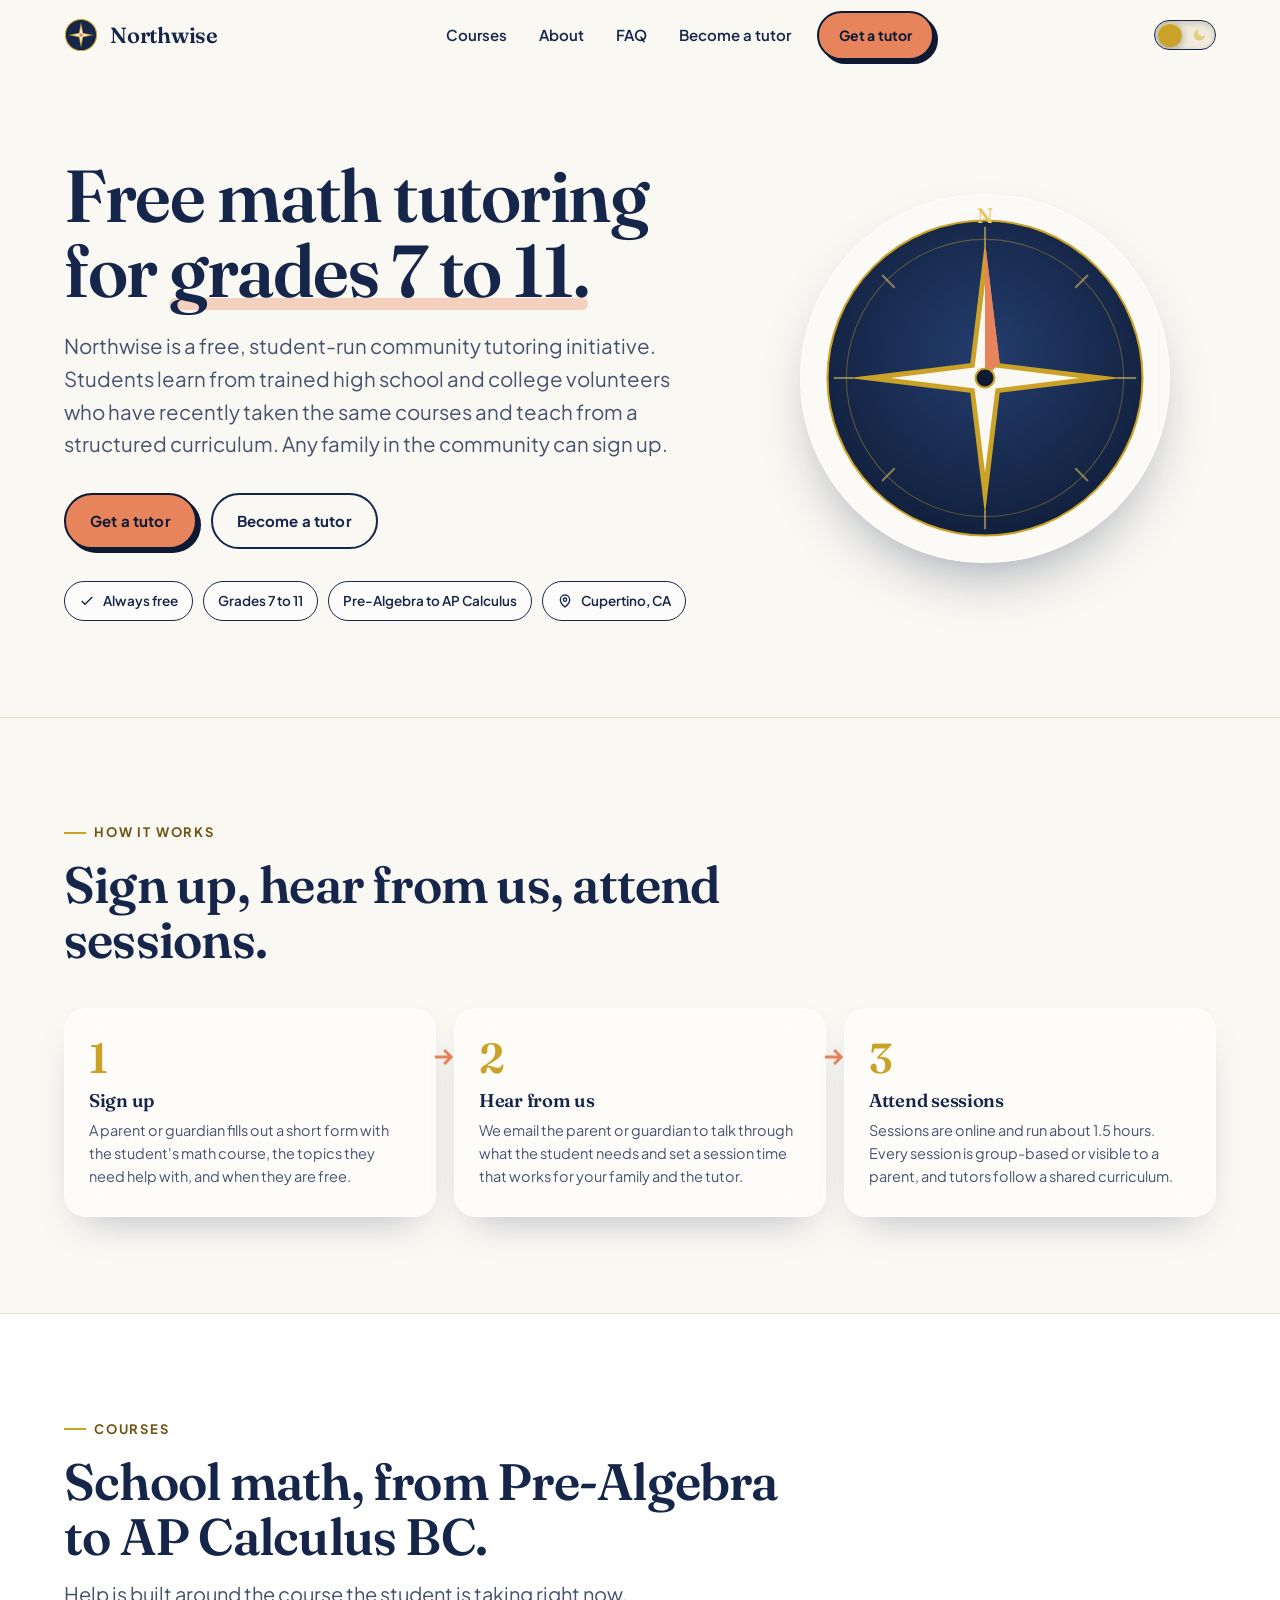
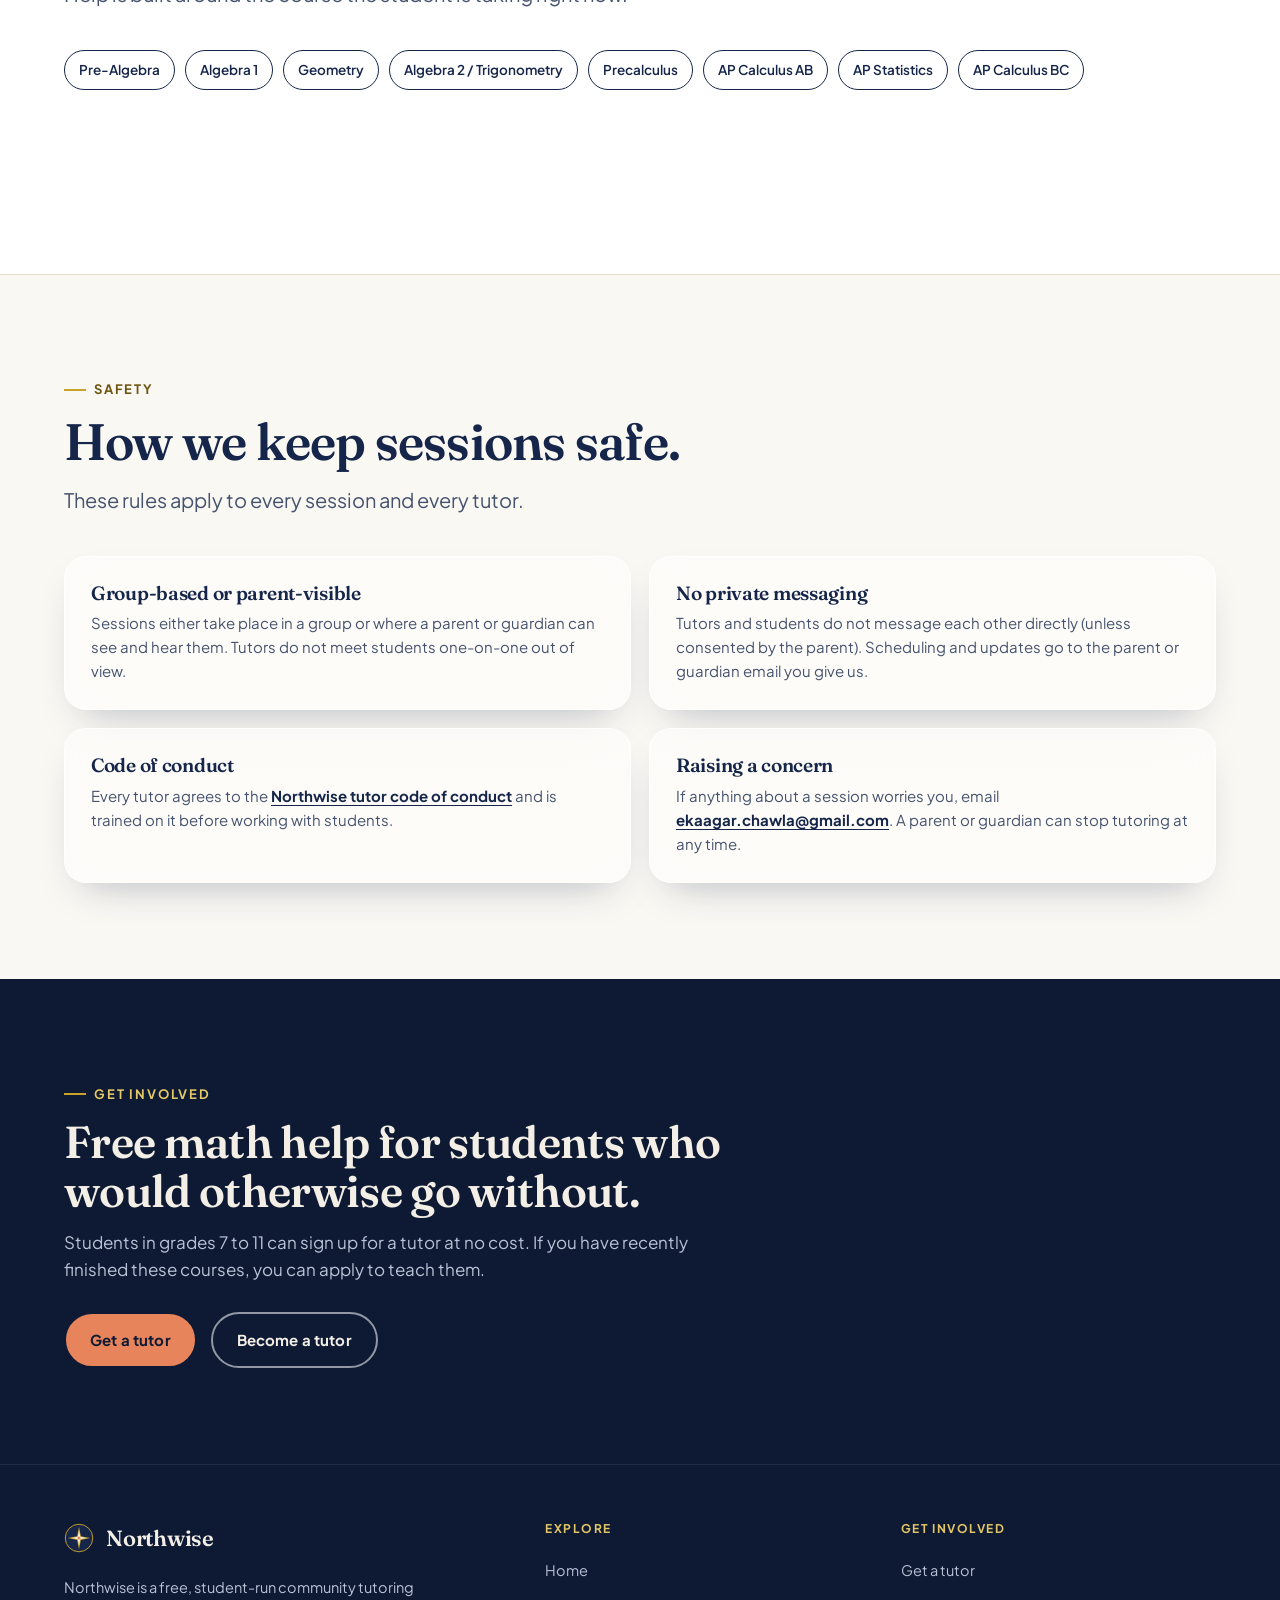
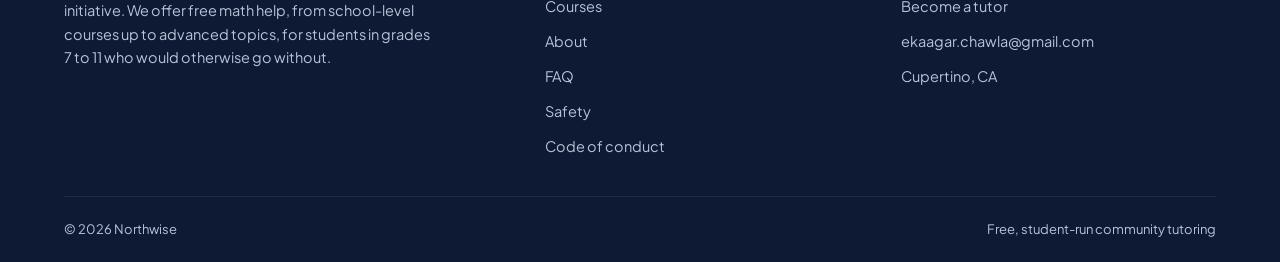
<file: index.html>
<!DOCTYPE html>
<html lang="en">
<head>
  <meta charset="UTF-8" />
  <meta name="viewport" content="width=device-width, initial-scale=1.0" />
  <title>Northwise: Free Math Tutoring for Grades 7 to 11</title>
  <meta name="description" content="Northwise is a free, student-run community tutoring initiative offering math help for grades 7 to 11, taught by trained high school and college volunteers." />
  <meta name="theme-color" content="#16264A" />

  <!-- Open Graph / social share -->
  <meta property="og:type" content="website" />
  <meta property="og:title" content="Northwise: Free Math Tutoring for Grades 7 to 11" />
  <meta property="og:description" content="Northwise is a free, student-run community tutoring initiative offering math help for grades 7 to 11, taught by trained high school and college volunteers." />
  <meta property="og:site_name" content="Northwise" />
  <meta name="twitter:card" content="summary" />

  <!-- Fonts: Fraunces (display serif) + Plus Jakarta Sans (body) -->
  <link rel="preconnect" href="https://fonts.googleapis.com" />
  <link rel="preconnect" href="https://fonts.gstatic.com" crossorigin />
  <link href="https://fonts.googleapis.com/css2?family=Fraunces:opsz,wght@9..144,400;9..144,500;9..144,600;9..144,700&family=Plus+Jakarta+Sans:wght@400;500;600;700;800&display=swap" rel="stylesheet" />
  <link rel="stylesheet" href="styles.css" />
</head>
<body>
  <!-- Apply saved theme before paint to avoid a flash -->
  <script>
    (function () {
      try {
        var saved = localStorage.getItem('nw-theme');
        var dark = saved ? saved === 'dark'
          : window.matchMedia('(prefers-color-scheme: dark)').matches;
        if (dark) document.documentElement.setAttribute('data-theme', 'dark');
      } catch (e) {}
    })();
  </script>
  <a class="skip-link" href="#main">Skip to content</a>

  <!-- Reusable SVG symbols (compass brand mark) -->
  <svg width="0" height="0" style="position:absolute" aria-hidden="true">
    <symbol id="mark" viewBox="0 0 48 48">
      <circle cx="24" cy="24" r="22" fill="#16264A"/>
      <circle cx="24" cy="24" r="22" fill="none" stroke="#C9A227" stroke-width="1.5"/>
      <path d="M24 6 L27 21 L42 24 L27 27 L24 42 L21 27 L6 24 L21 21 Z" fill="#C9A227"/>
      <path d="M24 12 L26 22 L36 24 L26 26 L24 36 L22 26 L12 24 L22 22 Z" fill="#FAF8F3" opacity="0.9"/>
      <circle cx="24" cy="24" r="2.4" fill="#E8845B"/>
    </symbol>
  </svg>

  <!-- FluidGlass refraction filter for the nav hover lens -->
  <svg id="fluidDefs" width="0" height="0" style="position:absolute" aria-hidden="true">
    <filter id="fluid-lens" x="-20%" y="-20%" width="140%" height="140%">
      <feTurbulence type="fractalNoise" baseFrequency="0.012 0.02" numOctaves="2" seed="12" result="n"/>
      <feGaussianBlur in="n" stdDeviation="1.2" result="nb"/>
      <feDisplacementMap in="SourceGraphic" in2="nb" scale="10" xChannelSelector="R" yChannelSelector="G"/>
    </filter>
  </svg>

  <header class="nav" id="nav">
    <div class="wrap">
      <a href="index.html" class="brand" aria-label="Northwise home">
        <svg class="mark" aria-hidden="true"><use href="#mark"/></svg>
        Northwise
      </a>

      <nav class="nav-links" id="navLinks" aria-label="Primary">
        <a class="navlink" href="courses.html">Courses</a>
        <a class="navlink" href="about.html">About</a>
        <a class="navlink" href="faq.html">FAQ</a>
        <a class="navlink" href="volunteer.html">Become a tutor</a>
        <a class="btn btn-primary nav-cta" href="get-a-tutor.html">Get a tutor</a>
      </nav>

      <button class="theme-switch" id="themeSwitch" role="switch" aria-checked="false" aria-label="Dark mode" title="Toggle dark mode">
        <svg class="ic ic-sun" viewBox="0 0 24 24" fill="none" stroke="currentColor" stroke-width="2.2" aria-hidden="true"><circle cx="12" cy="12" r="4"/><path d="M12 2v2M12 20v2M4.9 4.9l1.4 1.4M17.7 17.7l1.4 1.4M2 12h2M20 12h2M4.9 19.1l1.4-1.4M17.7 6.3l1.4-1.4"/></svg>
        <svg class="ic ic-moon" viewBox="0 0 24 24" fill="currentColor" stroke="none" aria-hidden="true"><path d="M21 12.8A9 9 0 1111.2 3a7 7 0 009.8 9.8z"/></svg>
        <span class="thumb"></span>
      </button>

      <button class="nav-toggle" id="navToggle" aria-label="Toggle menu" aria-expanded="false" aria-controls="navLinks">
        <span></span>
      </button>
    </div>
  </header>

  <main id="main">
    <!-- ========================================================= -->
    <!--  HERO                                                     -->
    <!-- ========================================================= -->
    <section class="hero" aria-labelledby="hero-title">
      <div class="wrap">
        <div class="hero-grid">
          <div class="hero-copy">
            <h1 id="hero-title" class="reveal">
              Free math tutoring for <span class="underline">grades 7 to 11.</span>
            </h1>

            <p class="hero-sub reveal d2">
              Northwise is a free, student-run community tutoring initiative. Students learn from trained high school and college volunteers who have recently taken the same courses and teach from a structured curriculum. Any family in the community can sign up.
            </p>

            <div class="hero-ctas reveal d2">
              <a class="btn btn-primary" href="get-a-tutor.html">Get a tutor</a>
              <a class="btn btn-outline" href="volunteer.html">Become a tutor</a>
            </div>

            <ul class="hero-chips reveal d3" aria-label="At a glance" style="list-style:none;padding:0;">
              <li class="chip"><svg viewBox="0 0 24 24" fill="none" stroke="currentColor" stroke-width="2" aria-hidden="true"><path d="M20 6L9 17l-5-5"/></svg> Always free</li>
              <li class="chip">Grades 7 to 11</li>
              <li class="chip">Pre-Algebra to AP Calculus</li>
              <li class="chip"><svg viewBox="0 0 24 24" fill="none" stroke="currentColor" stroke-width="2" aria-hidden="true"><path d="M12 21s-7-5.6-7-11a7 7 0 0114 0c0 5.4-7 11-7 11z"/><circle cx="12" cy="10" r="2.5"/></svg> Cupertino, CA</li>
            </ul>
          </div>

          <!-- Compass / north-star brand graphic (decorative) -->
          <div class="hero-art reveal d2" aria-hidden="true">
            <div class="compass-stage">
              <div class="glass-ring"></div>
              <svg class="compass-svg" viewBox="0 0 400 400">
                <defs>
                  <radialGradient id="face" cx="50%" cy="42%" r="70%">
                    <stop offset="0%" stop-color="#243d6e"/>
                    <stop offset="100%" stop-color="#0E1A33"/>
                  </radialGradient>
                </defs>
                <circle cx="200" cy="200" r="150" fill="url(#face)" stroke="#C9A227" stroke-width="2"/>
                <circle cx="200" cy="200" r="132" fill="none" stroke="#C9A227" stroke-width="1" opacity="0.4"/>
                <g stroke="#E3C766" stroke-width="2" opacity="0.55">
                  <line x1="200" y1="56" x2="200" y2="74"/>
                  <line x1="200" y1="326" x2="200" y2="344"/>
                  <line x1="56" y1="200" x2="74" y2="200"/>
                  <line x1="326" y1="200" x2="344" y2="200"/>
                  <line x1="102" y1="102" x2="114" y2="114"/>
                  <line x1="286" y1="286" x2="298" y2="298"/>
                  <line x1="298" y1="102" x2="286" y2="114"/>
                  <line x1="114" y1="286" x2="102" y2="298"/>
                </g>
                <path d="M200 70 L214 186 L330 200 L214 214 L200 330 L186 214 L70 200 L186 186 Z" fill="#C9A227"/>
                <path d="M200 110 L210 190 L290 200 L210 210 L200 290 L190 210 L110 200 L190 190 Z" fill="#FAF8F3"/>
                <path d="M200 70 L214 186 L200 200 Z" fill="#E8845B"/>
                <circle cx="200" cy="200" r="9" fill="#0E1A33" stroke="#C9A227" stroke-width="2"/>
                <text x="200" y="52" text-anchor="middle" fill="#E3C766" font-family="Fraunces, serif" font-size="20" font-weight="600">N</text>
              </svg>
            </div>
          </div>
        </div>
      </div>
    </section>

    <!-- ========================================================= -->
    <!--  HOW IT WORKS                                             -->
    <!-- ========================================================= -->
    <section class="section-pad" id="how" aria-labelledby="how-title" style="border-top:1px solid var(--line);">
      <div class="wrap">
        <div class="section-head reveal">
          <span class="eyebrow">How it works</span>
          <h2 class="section-title" id="how-title">Sign up, hear from us, attend sessions.</h2>
        </div>

        <ol class="how-grid" style="list-style:none;padding:0;">
          <li class="how-step glass reveal">
            <div class="n" aria-hidden="true">1</div>
            <h3 class="h4">Sign up</h3>
            <p>A parent or guardian fills out a short form with the student's math course, the topics they need help with, and when they are free.</p>
            <svg class="arrow" width="28" height="28" viewBox="0 0 24 24" fill="none" stroke="currentColor" stroke-width="2.5" aria-hidden="true"><path d="M5 12h14M13 6l6 6-6 6"/></svg>
          </li>
          <li class="how-step glass reveal d1">
            <div class="n" aria-hidden="true">2</div>
            <h3 class="h4">Hear from us</h3>
            <p>We email the parent or guardian to talk through what the student needs and set a session time that works for your family and the tutor.</p>
            <svg class="arrow" width="28" height="28" viewBox="0 0 24 24" fill="none" stroke="currentColor" stroke-width="2.5" aria-hidden="true"><path d="M5 12h14M13 6l6 6-6 6"/></svg>
          </li>
          <li class="how-step glass reveal d2">
            <div class="n" aria-hidden="true">3</div>
            <h3 class="h4">Attend sessions</h3>
            <p>Sessions are online and run about 1.5 hours. Every session is group-based or visible to a parent, and tutors follow a shared curriculum.</p>
          </li>
        </ol>
      </div>
    </section>

    <!-- ========================================================= -->
    <!--  WHAT WE COVER                                            -->
    <!-- ========================================================= -->
    <section class="section-pad" id="cover" aria-labelledby="cover-title" style="background:var(--fade-top);border-block:1px solid var(--line);">
      <div class="wrap">
        <div class="section-head reveal">
          <span class="eyebrow">Courses</span>
          <h2 class="section-title" id="cover-title">School math, from Pre-Algebra to AP Calculus BC.</h2>
          <p class="lead" style="margin-top:14px;">Help is built around the course the student is taking right now.</p>
        </div>
        <ul class="hero-chips reveal" aria-label="Courses offered" style="list-style:none;padding:0;margin-top:0;">
          <li class="chip">Pre-Algebra</li>
          <li class="chip">Algebra 1</li>
          <li class="chip">Geometry</li>
          <li class="chip">Algebra 2 / Trigonometry</li>
          <li class="chip">Precalculus</li>
          <li class="chip">AP Calculus AB</li>
          <li class="chip">AP Statistics</li>
          <li class="chip">AP Calculus BC</li>
        </ul>
        <div class="hero-ctas reveal">
          <a class="btn btn-outline" href="courses.html">See course details</a>
        </div>
      </div>
    </section>

    <!-- ========================================================= -->
    <!--  SAFETY                                                   -->
    <!-- ========================================================= -->
    <section class="section-pad" id="safety" aria-labelledby="safety-title">
      <div class="wrap">
        <div class="section-head reveal">
          <span class="eyebrow">Safety</span>
          <h2 class="section-title" id="safety-title">How we keep sessions safe.</h2>
          <p class="lead" style="margin-top:14px;">These rules apply to every session and every tutor.</p>
        </div>

        <div class="safety-grid">
          <article class="safety-item glass reveal">
            <h3>Group-based or parent-visible</h3>
            <p>Sessions either take place in a group or where a parent or guardian can see and hear them. Tutors do not meet students one-on-one out of view.</p>
          </article>
          <article class="safety-item glass reveal d1">
            <h3>No private messaging</h3>
            <p>Tutors and students do not message each other directly (unless consented by the parent). Scheduling and updates go to the parent or guardian email you give us.</p>
          </article>
          <article class="safety-item glass reveal d2">
            <h3>Code of conduct</h3>
            <p>Every tutor agrees to the <a href="code-of-conduct.html">Northwise tutor code of conduct</a> and is trained on it before working with students.</p>
          </article>
          <article class="safety-item glass reveal d3">
            <h3>Raising a concern</h3>
            <p>If anything about a session worries you, email <a href="mailto:ekaagar.chawla@gmail.com">ekaagar.chawla@gmail.com</a>. A parent or guardian can stop tutoring at any time.</p>
          </article>
        </div>
      </div>
    </section>

    <section class="section-pad cta-band" aria-labelledby="cta-title">
      <div class="wrap">
        <span class="eyebrow">Get involved</span>
        <h2 id="cta-title" style="margin-top:14px;">Free math help for students who would otherwise go without.</h2>
        <p>Students in grades 7 to 11 can sign up for a tutor at no cost. If you have recently finished these courses, you can apply to teach them.</p>
        <div class="hero-ctas">
          <a class="btn btn-primary" href="get-a-tutor.html">Get a tutor</a>
          <a class="btn btn-outline" href="volunteer.html">Become a tutor</a>
        </div>
      </div>
    </section>
  </main>

  <footer>
    <div class="wrap">
      <div class="footer-grid">
        <div>
          <a href="index.html" class="brand"><svg class="mark" aria-hidden="true"><use href="#mark"/></svg> Northwise</a>
          <p class="footer-tag">Northwise is a free, student-run community tutoring initiative. We offer free math help, from school-level courses up to advanced topics, for students in grades 7 to 11 who would otherwise go without.</p>
        </div>
        <div class="footer-col">
          <h2 class="h6">Explore</h2>
          <a href="index.html">Home</a>
          <a href="courses.html">Courses</a>
          <a href="about.html">About</a>
          <a href="faq.html">FAQ</a>
          <a href="index.html#safety">Safety</a>
          <a href="code-of-conduct.html">Code of conduct</a>
        </div>
        <div class="footer-col">
          <h2 class="h6">Get involved</h2>
          <a href="get-a-tutor.html">Get a tutor</a>
          <a href="volunteer.html">Become a tutor</a>
          <a href="mailto:ekaagar.chawla@gmail.com">ekaagar.chawla@gmail.com</a>
          <span style="display:block;padding:6px 0;font-size:14.5px;">Cupertino, CA</span>
        </div>
      </div>
      <div class="footer-bottom">
        <span>&copy; <span id="year">2026</span> Northwise</span>
        <span>Free, student-run community tutoring</span>
      </div>
    </div>
  </footer>

  <script src="main.js"></script>
</body>
</html>
</file>
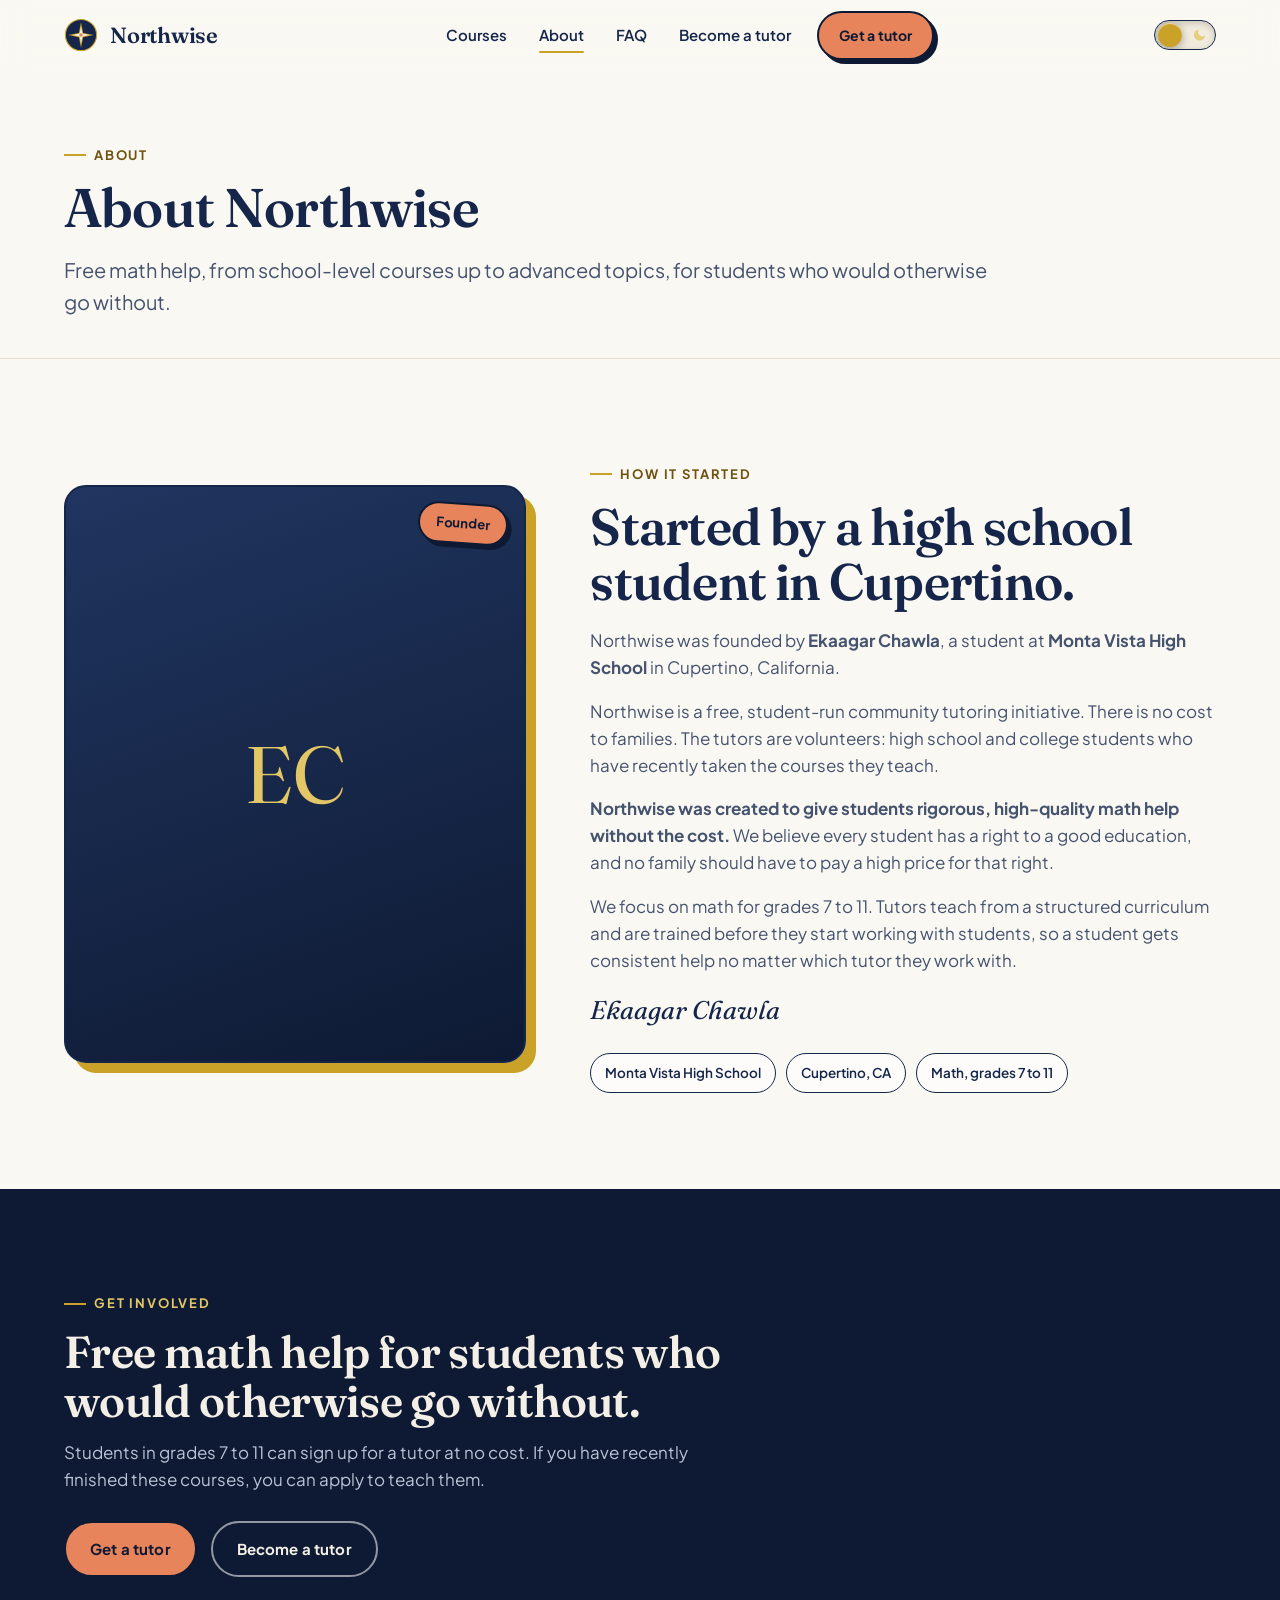
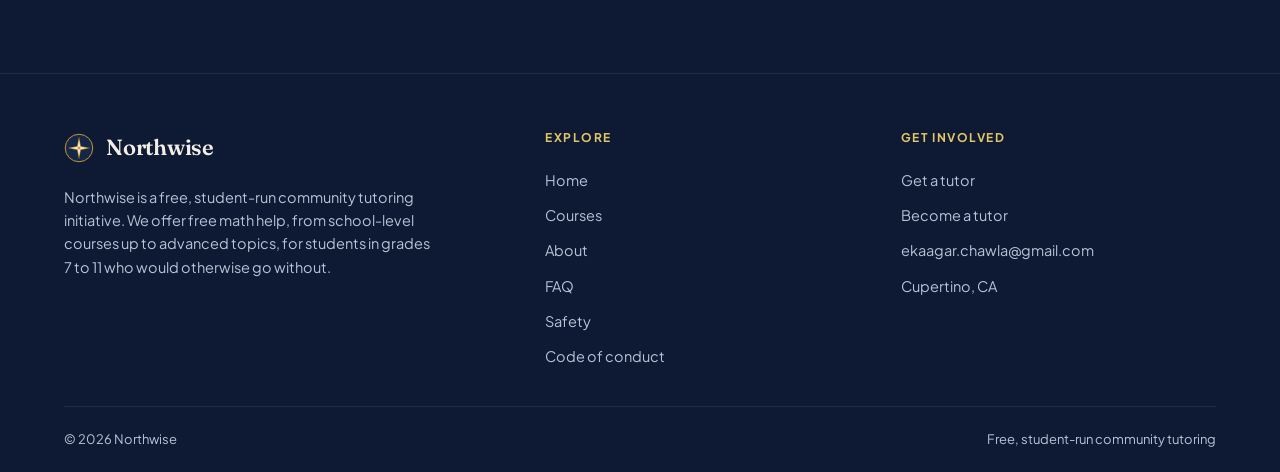
<file: about.html>
<!DOCTYPE html>
<html lang="en">
<head>
  <meta charset="UTF-8" />
  <meta name="viewport" content="width=device-width, initial-scale=1.0" />
  <title>About | Northwise</title>
  <meta name="description" content="Northwise is a free, student-run math tutoring initiative founded by a high school student in Cupertino, California." />
  <meta name="theme-color" content="#16264A" />

  <!-- Open Graph / social share -->
  <meta property="og:type" content="website" />
  <meta property="og:title" content="About | Northwise" />
  <meta property="og:description" content="Northwise is a free, student-run math tutoring initiative founded by a high school student in Cupertino, California." />
  <meta property="og:site_name" content="Northwise" />
  <meta name="twitter:card" content="summary" />

  <!-- Fonts: Fraunces (display serif) + Plus Jakarta Sans (body) -->
  <link rel="preconnect" href="https://fonts.googleapis.com" />
  <link rel="preconnect" href="https://fonts.gstatic.com" crossorigin />
  <link href="https://fonts.googleapis.com/css2?family=Fraunces:opsz,wght@9..144,400;9..144,500;9..144,600;9..144,700&family=Plus+Jakarta+Sans:wght@400;500;600;700;800&display=swap" rel="stylesheet" />
  <link rel="stylesheet" href="styles.css" />
</head>
<body>
  <!-- Apply saved theme before paint to avoid a flash -->
  <script>
    (function () {
      try {
        var saved = localStorage.getItem('nw-theme');
        var dark = saved ? saved === 'dark'
          : window.matchMedia('(prefers-color-scheme: dark)').matches;
        if (dark) document.documentElement.setAttribute('data-theme', 'dark');
      } catch (e) {}
    })();
  </script>
  <a class="skip-link" href="#main">Skip to content</a>

  <!-- Reusable SVG symbols (compass brand mark) -->
  <svg width="0" height="0" style="position:absolute" aria-hidden="true">
    <symbol id="mark" viewBox="0 0 48 48">
      <circle cx="24" cy="24" r="22" fill="#16264A"/>
      <circle cx="24" cy="24" r="22" fill="none" stroke="#C9A227" stroke-width="1.5"/>
      <path d="M24 6 L27 21 L42 24 L27 27 L24 42 L21 27 L6 24 L21 21 Z" fill="#C9A227"/>
      <path d="M24 12 L26 22 L36 24 L26 26 L24 36 L22 26 L12 24 L22 22 Z" fill="#FAF8F3" opacity="0.9"/>
      <circle cx="24" cy="24" r="2.4" fill="#E8845B"/>
    </symbol>
  </svg>

  <!-- FluidGlass refraction filter for the nav hover lens -->
  <svg id="fluidDefs" width="0" height="0" style="position:absolute" aria-hidden="true">
    <filter id="fluid-lens" x="-20%" y="-20%" width="140%" height="140%">
      <feTurbulence type="fractalNoise" baseFrequency="0.012 0.02" numOctaves="2" seed="12" result="n"/>
      <feGaussianBlur in="n" stdDeviation="1.2" result="nb"/>
      <feDisplacementMap in="SourceGraphic" in2="nb" scale="10" xChannelSelector="R" yChannelSelector="G"/>
    </filter>
  </svg>

  <header class="nav" id="nav">
    <div class="wrap">
      <a href="index.html" class="brand" aria-label="Northwise home">
        <svg class="mark" aria-hidden="true"><use href="#mark"/></svg>
        Northwise
      </a>

      <nav class="nav-links" id="navLinks" aria-label="Primary">
        <a class="navlink" href="courses.html">Courses</a>
        <a class="navlink active" aria-current="page" href="about.html">About</a>
        <a class="navlink" href="faq.html">FAQ</a>
        <a class="navlink" href="volunteer.html">Become a tutor</a>
        <a class="btn btn-primary nav-cta" href="get-a-tutor.html">Get a tutor</a>
      </nav>

      <button class="theme-switch" id="themeSwitch" role="switch" aria-checked="false" aria-label="Dark mode" title="Toggle dark mode">
        <svg class="ic ic-sun" viewBox="0 0 24 24" fill="none" stroke="currentColor" stroke-width="2.2" aria-hidden="true"><circle cx="12" cy="12" r="4"/><path d="M12 2v2M12 20v2M4.9 4.9l1.4 1.4M17.7 17.7l1.4 1.4M2 12h2M20 12h2M4.9 19.1l1.4-1.4M17.7 6.3l1.4-1.4"/></svg>
        <svg class="ic ic-moon" viewBox="0 0 24 24" fill="currentColor" stroke="none" aria-hidden="true"><path d="M21 12.8A9 9 0 1111.2 3a7 7 0 009.8 9.8z"/></svg>
        <span class="thumb"></span>
      </button>

      <button class="nav-toggle" id="navToggle" aria-label="Toggle menu" aria-expanded="false" aria-controls="navLinks">
        <span></span>
      </button>
    </div>
  </header>

  <main id="main">
    <section class="page-head" aria-labelledby="page-title">
      <div class="wrap">
        <span class="eyebrow">About</span>
        <h1 id="page-title">About Northwise</h1>
        <p class="lead">Free math help, from school-level courses up to advanced topics, for students who would otherwise go without.</p>
      </div>
    </section>

    <section class="section-pad" aria-labelledby="story-title">
      <div class="wrap">
        <div class="about-grid">
          <div class="reveal">
            <div class="founder-photo">
              <div class="founder-badge">Founder</div>
              <!-- TODO: optionally replace the initials with a photo:
                   <img src="founder.jpg" alt="Ekaagar Chawla, founder of Northwise" /> -->
              <span class="initials" aria-hidden="true">EC</span>
            </div>
          </div>

          <div class="about-body reveal d1">
            <span class="eyebrow">How it started</span>
            <h2 class="section-title" id="story-title">Started by a high school student in Cupertino.</h2>
            <p>
              Northwise was founded by <strong>Ekaagar Chawla</strong>, a student at <strong>Monta Vista High School</strong> in Cupertino, California.
            </p>
            <p>
              Northwise is a free, student-run community tutoring initiative. There is no cost to families. The tutors are volunteers: high school and college students who have recently taken the courses they teach.
            </p>
            <p>
              <strong>Northwise was created to give students rigorous, high-quality math help without the cost.</strong> We believe every student has a right to a good education, and no family should have to pay a high price for that right.
            </p>
            <p>
              We focus on math for grades 7 to 11. Tutors teach from a structured curriculum and are trained before they start working with students, so a student gets consistent help no matter which tutor they work with.
            </p>
            <p class="sig">Ekaagar Chawla</p>

            <div class="cred-row">
              <span class="chip">Monta Vista High School</span>
              <span class="chip">Cupertino, CA</span>
              <span class="chip">Math, grades 7 to 11</span>
            </div>
          </div>
        </div>
      </div>
    </section>

    <section class="section-pad cta-band" aria-labelledby="cta-title">
      <div class="wrap">
        <span class="eyebrow">Get involved</span>
        <h2 id="cta-title" style="margin-top:14px;">Free math help for students who would otherwise go without.</h2>
        <p>Students in grades 7 to 11 can sign up for a tutor at no cost. If you have recently finished these courses, you can apply to teach them.</p>
        <div class="hero-ctas">
          <a class="btn btn-primary" href="get-a-tutor.html">Get a tutor</a>
          <a class="btn btn-outline" href="volunteer.html">Become a tutor</a>
        </div>
      </div>
    </section>
  </main>

  <footer>
    <div class="wrap">
      <div class="footer-grid">
        <div>
          <a href="index.html" class="brand"><svg class="mark" aria-hidden="true"><use href="#mark"/></svg> Northwise</a>
          <p class="footer-tag">Northwise is a free, student-run community tutoring initiative. We offer free math help, from school-level courses up to advanced topics, for students in grades 7 to 11 who would otherwise go without.</p>
        </div>
        <div class="footer-col">
          <h2 class="h6">Explore</h2>
          <a href="index.html">Home</a>
          <a href="courses.html">Courses</a>
          <a href="about.html">About</a>
          <a href="faq.html">FAQ</a>
          <a href="index.html#safety">Safety</a>
          <a href="code-of-conduct.html">Code of conduct</a>
        </div>
        <div class="footer-col">
          <h2 class="h6">Get involved</h2>
          <a href="get-a-tutor.html">Get a tutor</a>
          <a href="volunteer.html">Become a tutor</a>
          <a href="mailto:ekaagar.chawla@gmail.com">ekaagar.chawla@gmail.com</a>
          <span style="display:block;padding:6px 0;font-size:14.5px;">Cupertino, CA</span>
        </div>
      </div>
      <div class="footer-bottom">
        <span>&copy; <span id="year">2026</span> Northwise</span>
        <span>Free, student-run community tutoring</span>
      </div>
    </div>
  </footer>

  <script src="main.js"></script>
</body>
</html>
</file>
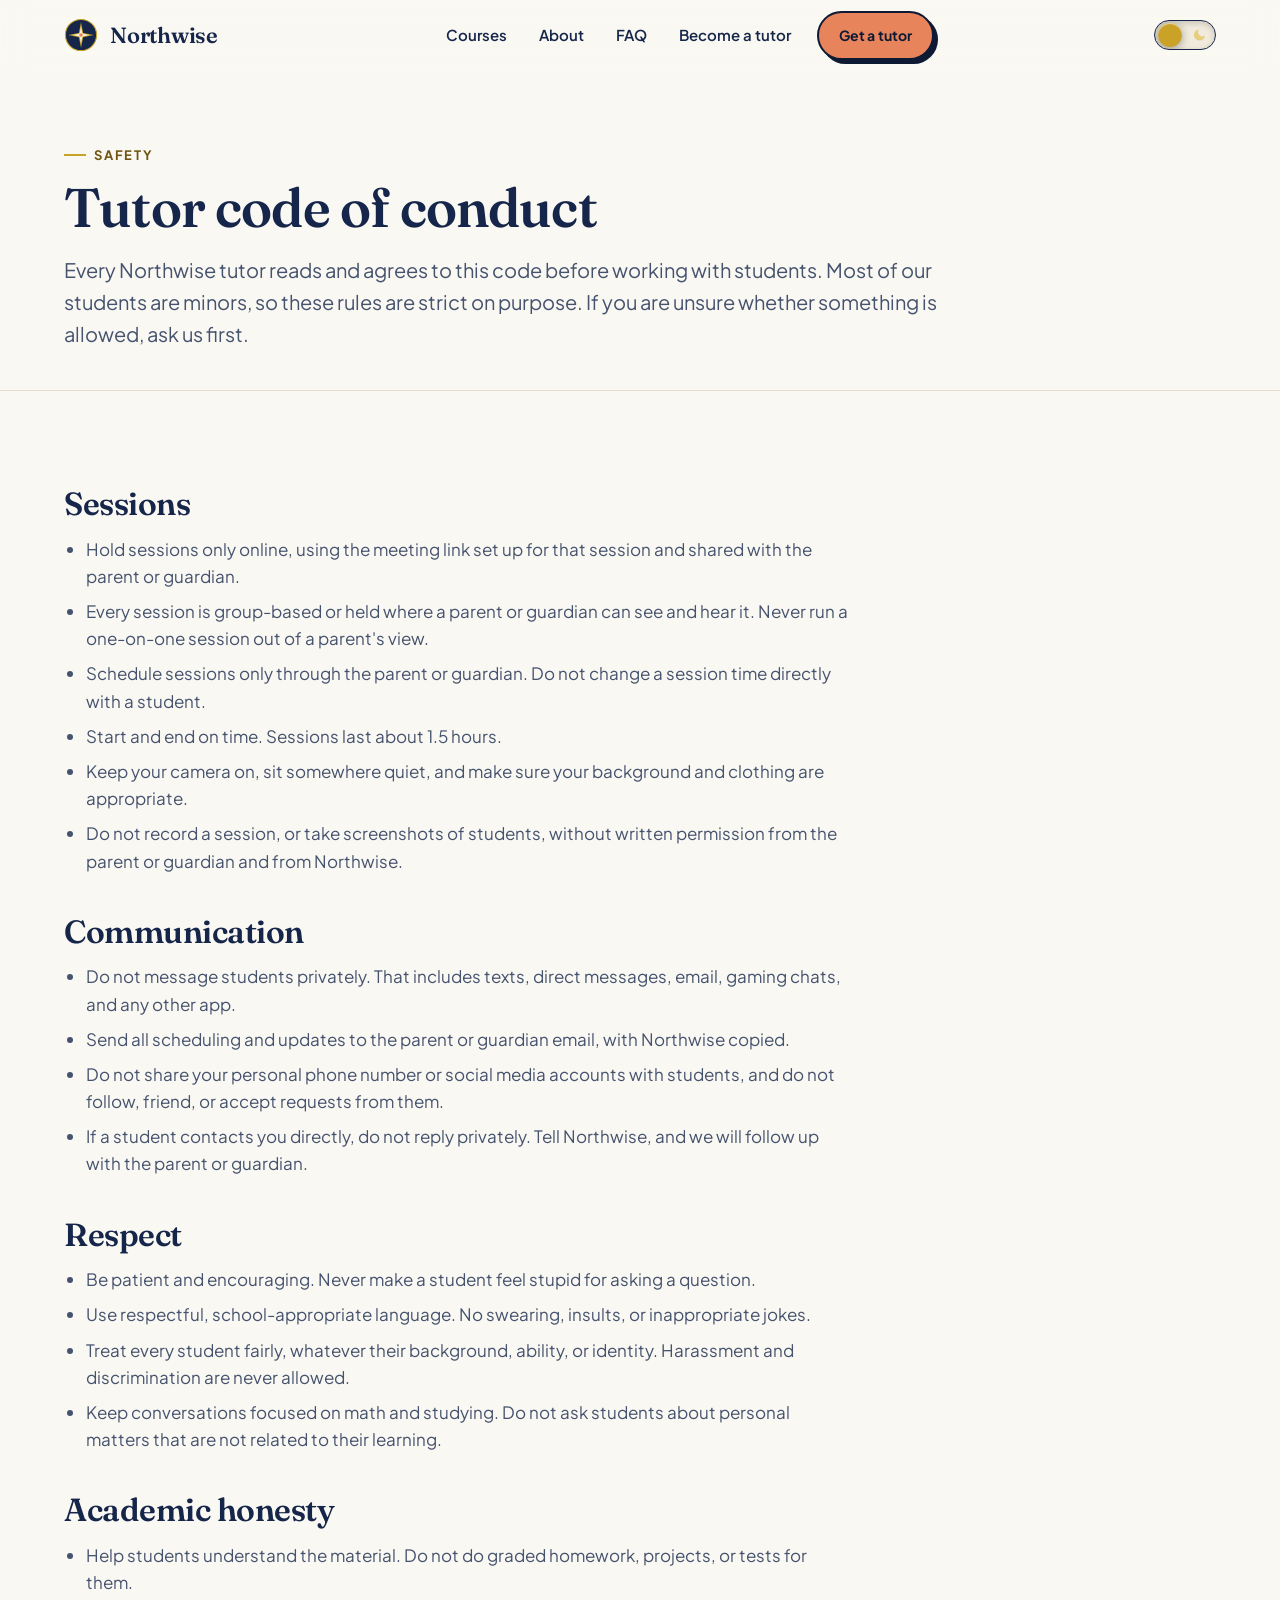
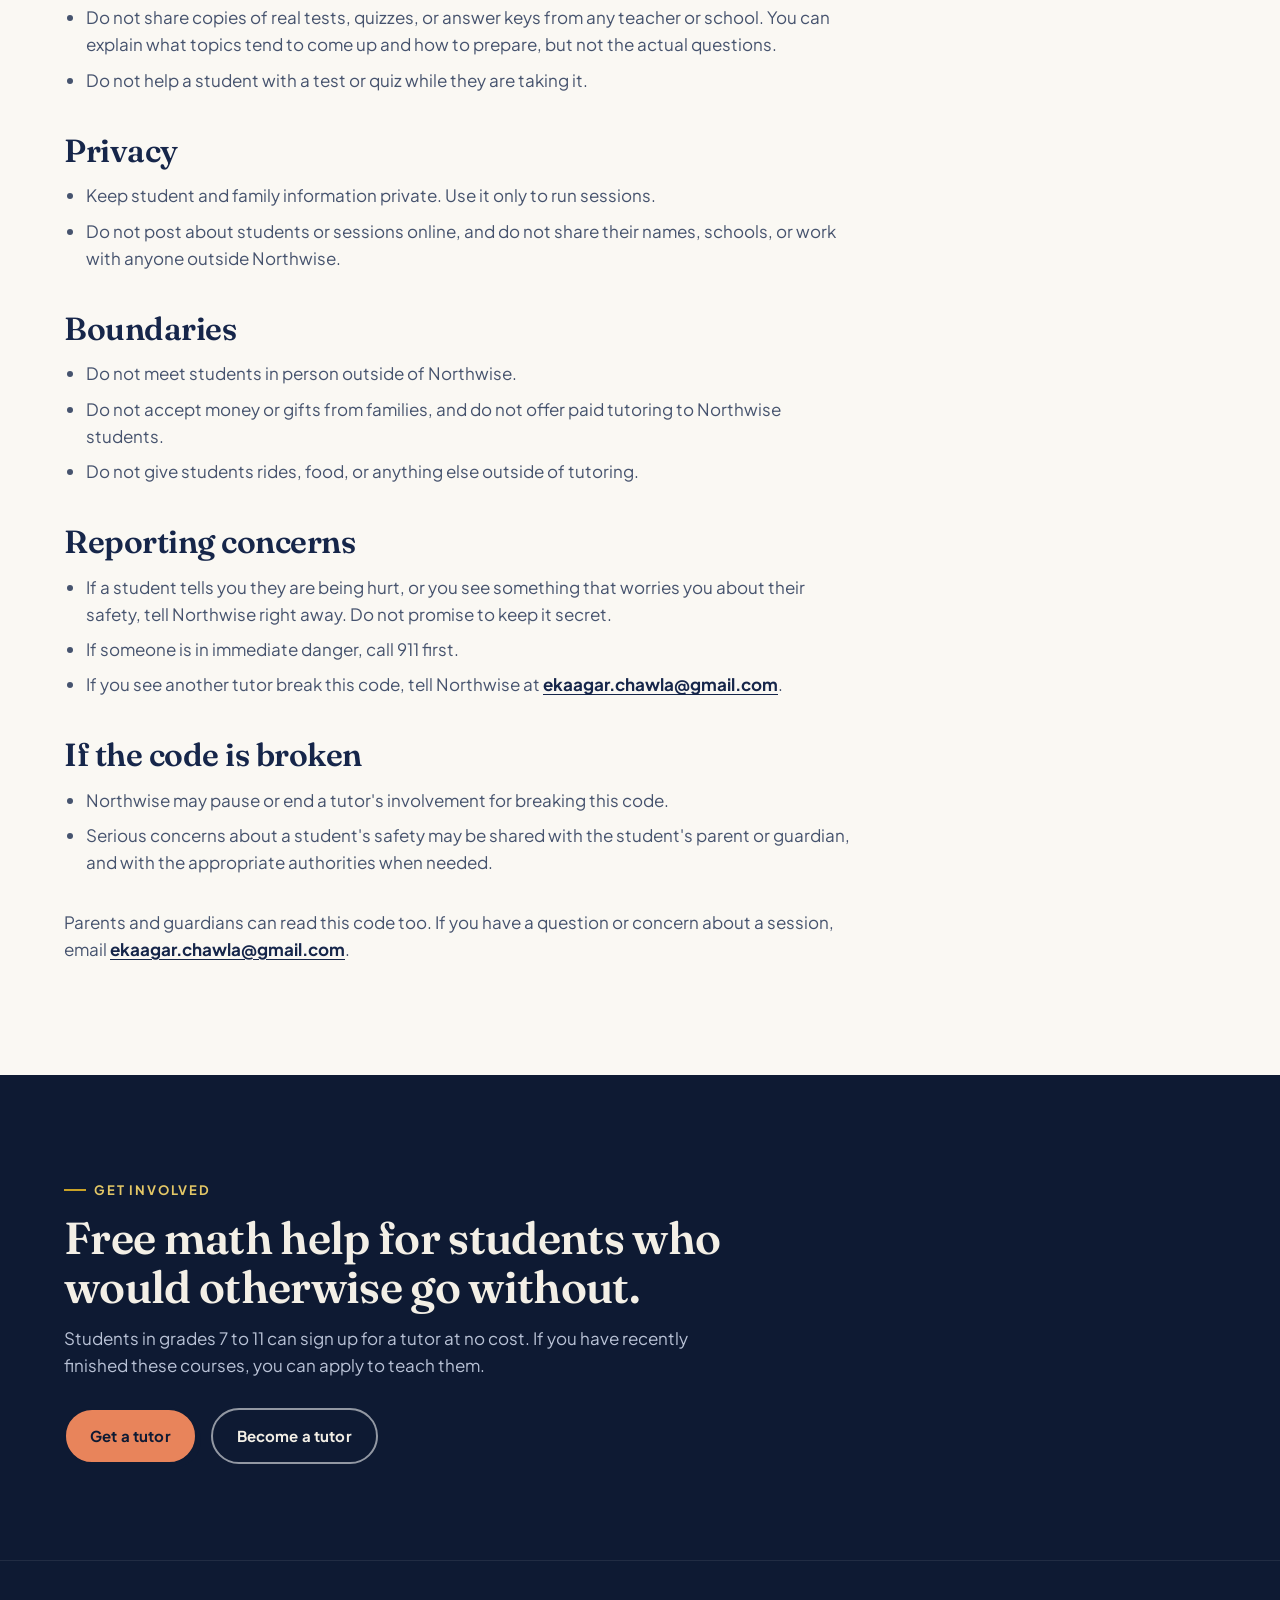
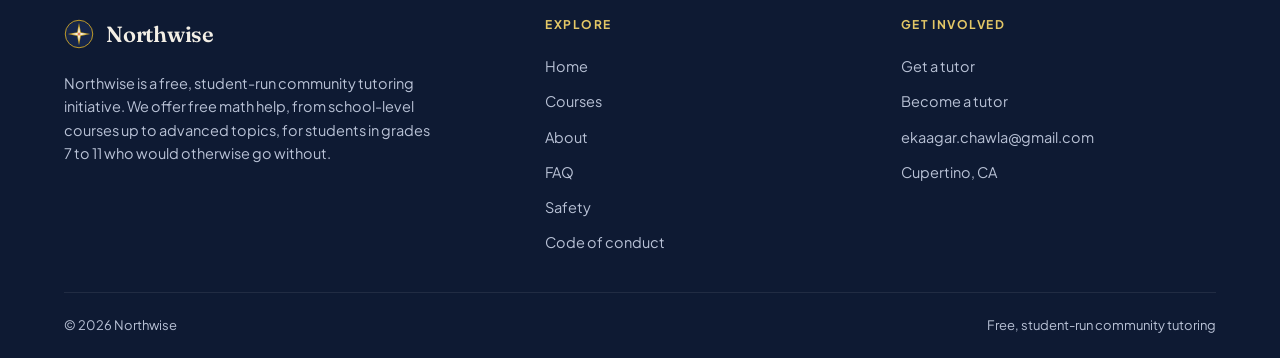
<file: code-of-conduct.html>
<!DOCTYPE html>
<html lang="en">
<head>
  <meta charset="UTF-8" />
  <meta name="viewport" content="width=device-width, initial-scale=1.0" />
  <title>Tutor Code of Conduct | Northwise</title>
  <meta name="description" content="The rules every Northwise volunteer tutor agrees to follow when working with students." />
  <meta name="theme-color" content="#16264A" />

  <!-- Open Graph / social share -->
  <meta property="og:type" content="website" />
  <meta property="og:title" content="Tutor Code of Conduct | Northwise" />
  <meta property="og:description" content="The rules every Northwise volunteer tutor agrees to follow when working with students." />
  <meta property="og:site_name" content="Northwise" />
  <meta name="twitter:card" content="summary" />

  <!-- Fonts: Fraunces (display serif) + Plus Jakarta Sans (body) -->
  <link rel="preconnect" href="https://fonts.googleapis.com" />
  <link rel="preconnect" href="https://fonts.gstatic.com" crossorigin />
  <link href="https://fonts.googleapis.com/css2?family=Fraunces:opsz,wght@9..144,400;9..144,500;9..144,600;9..144,700&family=Plus+Jakarta+Sans:wght@400;500;600;700;800&display=swap" rel="stylesheet" />
  <link rel="stylesheet" href="styles.css" />
</head>
<body>
  <!-- Apply saved theme before paint to avoid a flash -->
  <script>
    (function () {
      try {
        var saved = localStorage.getItem('nw-theme');
        var dark = saved ? saved === 'dark'
          : window.matchMedia('(prefers-color-scheme: dark)').matches;
        if (dark) document.documentElement.setAttribute('data-theme', 'dark');
      } catch (e) {}
    })();
  </script>
  <a class="skip-link" href="#main">Skip to content</a>

  <!-- Reusable SVG symbols (compass brand mark) -->
  <svg width="0" height="0" style="position:absolute" aria-hidden="true">
    <symbol id="mark" viewBox="0 0 48 48">
      <circle cx="24" cy="24" r="22" fill="#16264A"/>
      <circle cx="24" cy="24" r="22" fill="none" stroke="#C9A227" stroke-width="1.5"/>
      <path d="M24 6 L27 21 L42 24 L27 27 L24 42 L21 27 L6 24 L21 21 Z" fill="#C9A227"/>
      <path d="M24 12 L26 22 L36 24 L26 26 L24 36 L22 26 L12 24 L22 22 Z" fill="#FAF8F3" opacity="0.9"/>
      <circle cx="24" cy="24" r="2.4" fill="#E8845B"/>
    </symbol>
  </svg>

  <!-- FluidGlass refraction filter for the nav hover lens -->
  <svg id="fluidDefs" width="0" height="0" style="position:absolute" aria-hidden="true">
    <filter id="fluid-lens" x="-20%" y="-20%" width="140%" height="140%">
      <feTurbulence type="fractalNoise" baseFrequency="0.012 0.02" numOctaves="2" seed="12" result="n"/>
      <feGaussianBlur in="n" stdDeviation="1.2" result="nb"/>
      <feDisplacementMap in="SourceGraphic" in2="nb" scale="10" xChannelSelector="R" yChannelSelector="G"/>
    </filter>
  </svg>

  <header class="nav" id="nav">
    <div class="wrap">
      <a href="index.html" class="brand" aria-label="Northwise home">
        <svg class="mark" aria-hidden="true"><use href="#mark"/></svg>
        Northwise
      </a>

      <nav class="nav-links" id="navLinks" aria-label="Primary">
        <a class="navlink" href="courses.html">Courses</a>
        <a class="navlink" href="about.html">About</a>
        <a class="navlink" href="faq.html">FAQ</a>
        <a class="navlink" href="volunteer.html">Become a tutor</a>
        <a class="btn btn-primary nav-cta" href="get-a-tutor.html">Get a tutor</a>
      </nav>

      <button class="theme-switch" id="themeSwitch" role="switch" aria-checked="false" aria-label="Dark mode" title="Toggle dark mode">
        <svg class="ic ic-sun" viewBox="0 0 24 24" fill="none" stroke="currentColor" stroke-width="2.2" aria-hidden="true"><circle cx="12" cy="12" r="4"/><path d="M12 2v2M12 20v2M4.9 4.9l1.4 1.4M17.7 17.7l1.4 1.4M2 12h2M20 12h2M4.9 19.1l1.4-1.4M17.7 6.3l1.4-1.4"/></svg>
        <svg class="ic ic-moon" viewBox="0 0 24 24" fill="currentColor" stroke="none" aria-hidden="true"><path d="M21 12.8A9 9 0 1111.2 3a7 7 0 009.8 9.8z"/></svg>
        <span class="thumb"></span>
      </button>

      <button class="nav-toggle" id="navToggle" aria-label="Toggle menu" aria-expanded="false" aria-controls="navLinks">
        <span></span>
      </button>
    </div>
  </header>

  <main id="main">
    <section class="page-head" aria-labelledby="page-title">
      <div class="wrap">
        <span class="eyebrow">Safety</span>
        <h1 id="page-title">Tutor code of conduct</h1>
        <p class="lead">Every Northwise tutor reads and agrees to this code before working with students. Most of our students are minors, so these rules are strict on purpose. If you are unsure whether something is allowed, ask us first.</p>
      </div>
    </section>

    <section class="section-pad" aria-label="Code of conduct">
      <div class="wrap">
        <!-- TODO: have a trusted adult (a parent, teacher, or school advisor) review this code before you launch -->
        <div class="prose conduct">
        <h2 id="c1">Sessions</h2>
        <ul>
          <li>Hold sessions only online, using the meeting link set up for that session and shared with the parent or guardian.</li>
          <li>Every session is group-based or held where a parent or guardian can see and hear it. Never run a one-on-one session out of a parent's view.</li>
          <li>Schedule sessions only through the parent or guardian. Do not change a session time directly with a student.</li>
          <li>Start and end on time. Sessions last about 1.5 hours.</li>
          <li>Keep your camera on, sit somewhere quiet, and make sure your background and clothing are appropriate.</li>
          <li>Do not record a session, or take screenshots of students, without written permission from the parent or guardian and from Northwise.</li>
        </ul>
        <h2 id="c2">Communication</h2>
        <ul>
          <li>Do not message students privately. That includes texts, direct messages, email, gaming chats, and any other app.</li>
          <li>Send all scheduling and updates to the parent or guardian email, with Northwise copied.</li>
          <li>Do not share your personal phone number or social media accounts with students, and do not follow, friend, or accept requests from them.</li>
          <li>If a student contacts you directly, do not reply privately. Tell Northwise, and we will follow up with the parent or guardian.</li>
        </ul>
        <h2 id="c3">Respect</h2>
        <ul>
          <li>Be patient and encouraging. Never make a student feel stupid for asking a question.</li>
          <li>Use respectful, school-appropriate language. No swearing, insults, or inappropriate jokes.</li>
          <li>Treat every student fairly, whatever their background, ability, or identity. Harassment and discrimination are never allowed.</li>
          <li>Keep conversations focused on math and studying. Do not ask students about personal matters that are not related to their learning.</li>
        </ul>
        <h2 id="c4">Academic honesty</h2>
        <ul>
          <li>Help students understand the material. Do not do graded homework, projects, or tests for them.</li>
          <li>Do not share copies of real tests, quizzes, or answer keys from any teacher or school. You can explain what topics tend to come up and how to prepare, but not the actual questions.</li>
          <li>Do not help a student with a test or quiz while they are taking it.</li>
        </ul>
        <h2 id="c5">Privacy</h2>
        <ul>
          <li>Keep student and family information private. Use it only to run sessions.</li>
          <li>Do not post about students or sessions online, and do not share their names, schools, or work with anyone outside Northwise.</li>
        </ul>
        <h2 id="c6">Boundaries</h2>
        <ul>
          <li>Do not meet students in person outside of Northwise.</li>
          <li>Do not accept money or gifts from families, and do not offer paid tutoring to Northwise students.</li>
          <li>Do not give students rides, food, or anything else outside of tutoring.</li>
        </ul>
        <h2 id="c7">Reporting concerns</h2>
        <ul>
          <li>If a student tells you they are being hurt, or you see something that worries you about their safety, tell Northwise right away. Do not promise to keep it secret.</li>
          <li>If someone is in immediate danger, call 911 first.</li>
          <li>If you see another tutor break this code, tell Northwise at <a href="mailto:ekaagar.chawla@gmail.com">ekaagar.chawla@gmail.com</a>.</li>
        </ul>
        <h2 id="c8">If the code is broken</h2>
        <ul>
          <li>Northwise may pause or end a tutor's involvement for breaking this code.</li>
          <li>Serious concerns about a student's safety may be shared with the student's parent or guardian, and with the appropriate authorities when needed.</li>
        </ul>

          <p style="margin-top:32px;">Parents and guardians can read this code too. If you have a question or concern about a session, email <a href="mailto:ekaagar.chawla@gmail.com">ekaagar.chawla@gmail.com</a>.</p>
        </div>
      </div>
    </section>
    <section class="section-pad cta-band" aria-labelledby="cta-title">
      <div class="wrap">
        <span class="eyebrow">Get involved</span>
        <h2 id="cta-title" style="margin-top:14px;">Free math help for students who would otherwise go without.</h2>
        <p>Students in grades 7 to 11 can sign up for a tutor at no cost. If you have recently finished these courses, you can apply to teach them.</p>
        <div class="hero-ctas">
          <a class="btn btn-primary" href="get-a-tutor.html">Get a tutor</a>
          <a class="btn btn-outline" href="volunteer.html">Become a tutor</a>
        </div>
      </div>
    </section>
  </main>

  <footer>
    <div class="wrap">
      <div class="footer-grid">
        <div>
          <a href="index.html" class="brand"><svg class="mark" aria-hidden="true"><use href="#mark"/></svg> Northwise</a>
          <p class="footer-tag">Northwise is a free, student-run community tutoring initiative. We offer free math help, from school-level courses up to advanced topics, for students in grades 7 to 11 who would otherwise go without.</p>
        </div>
        <div class="footer-col">
          <h2 class="h6">Explore</h2>
          <a href="index.html">Home</a>
          <a href="courses.html">Courses</a>
          <a href="about.html">About</a>
          <a href="faq.html">FAQ</a>
          <a href="index.html#safety">Safety</a>
          <a href="code-of-conduct.html">Code of conduct</a>
        </div>
        <div class="footer-col">
          <h2 class="h6">Get involved</h2>
          <a href="get-a-tutor.html">Get a tutor</a>
          <a href="volunteer.html">Become a tutor</a>
          <a href="mailto:ekaagar.chawla@gmail.com">ekaagar.chawla@gmail.com</a>
          <span style="display:block;padding:6px 0;font-size:14.5px;">Cupertino, CA</span>
        </div>
      </div>
      <div class="footer-bottom">
        <span>&copy; <span id="year">2026</span> Northwise</span>
        <span>Free, student-run community tutoring</span>
      </div>
    </div>
  </footer>

  <script src="main.js"></script>
</body>
</html>
</file>
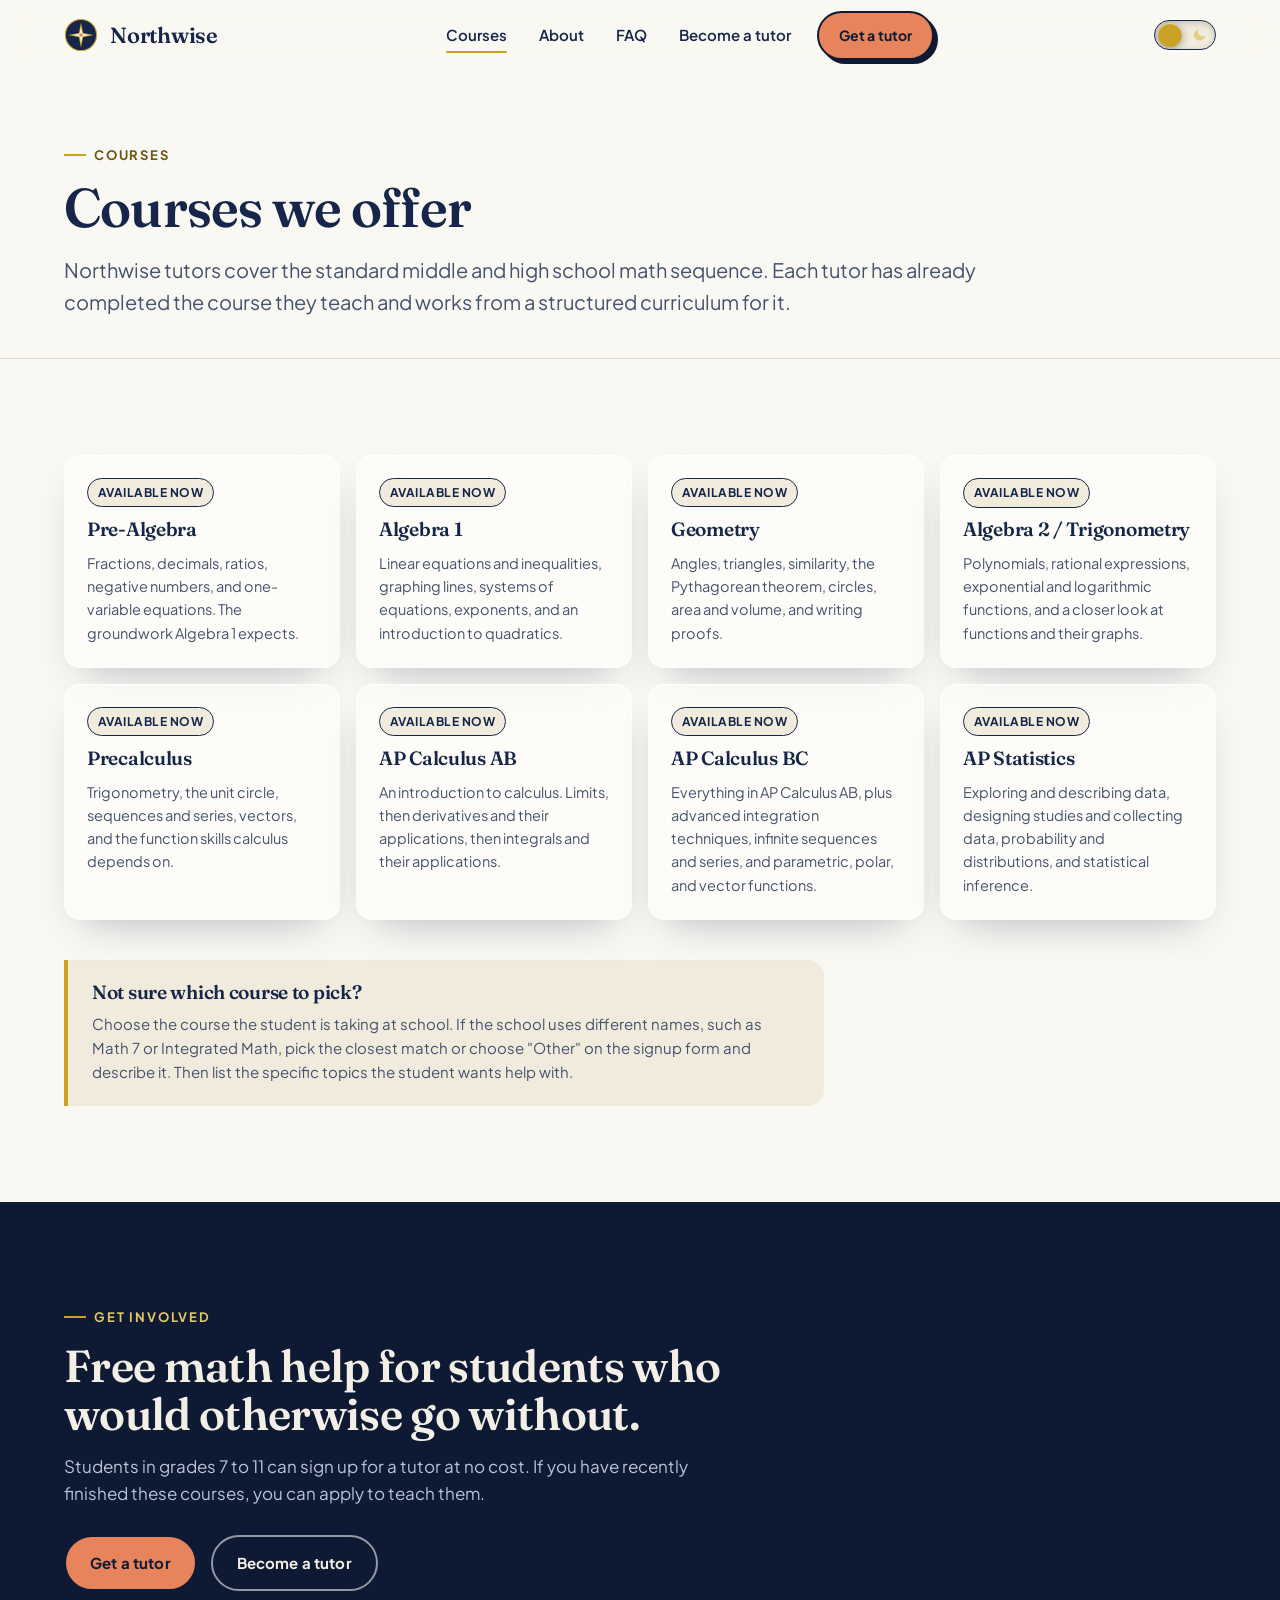
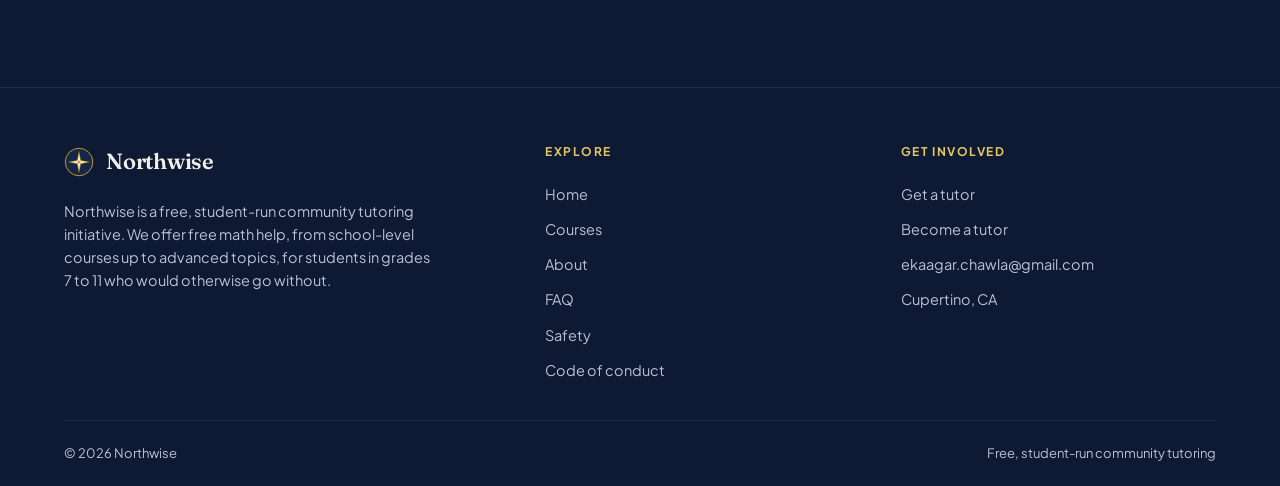
<file: courses.html>
<!DOCTYPE html>
<html lang="en">
<head>
  <meta charset="UTF-8" />
  <meta name="viewport" content="width=device-width, initial-scale=1.0" />
  <title>Courses | Northwise</title>
  <meta name="description" content="Free tutoring from Pre-Algebra through AP Calculus BC and AP Statistics for students in grades 7 to 11." />
  <meta name="theme-color" content="#16264A" />

  <!-- Open Graph / social share -->
  <meta property="og:type" content="website" />
  <meta property="og:title" content="Courses | Northwise" />
  <meta property="og:description" content="Free tutoring from Pre-Algebra through AP Calculus BC and AP Statistics for students in grades 7 to 11." />
  <meta property="og:site_name" content="Northwise" />
  <meta name="twitter:card" content="summary" />

  <!-- Fonts: Fraunces (display serif) + Plus Jakarta Sans (body) -->
  <link rel="preconnect" href="https://fonts.googleapis.com" />
  <link rel="preconnect" href="https://fonts.gstatic.com" crossorigin />
  <link href="https://fonts.googleapis.com/css2?family=Fraunces:opsz,wght@9..144,400;9..144,500;9..144,600;9..144,700&family=Plus+Jakarta+Sans:wght@400;500;600;700;800&display=swap" rel="stylesheet" />
  <link rel="stylesheet" href="styles.css" />
</head>
<body>
  <!-- Apply saved theme before paint to avoid a flash -->
  <script>
    (function () {
      try {
        var saved = localStorage.getItem('nw-theme');
        var dark = saved ? saved === 'dark'
          : window.matchMedia('(prefers-color-scheme: dark)').matches;
        if (dark) document.documentElement.setAttribute('data-theme', 'dark');
      } catch (e) {}
    })();
  </script>
  <a class="skip-link" href="#main">Skip to content</a>

  <!-- Reusable SVG symbols (compass brand mark) -->
  <svg width="0" height="0" style="position:absolute" aria-hidden="true">
    <symbol id="mark" viewBox="0 0 48 48">
      <circle cx="24" cy="24" r="22" fill="#16264A"/>
      <circle cx="24" cy="24" r="22" fill="none" stroke="#C9A227" stroke-width="1.5"/>
      <path d="M24 6 L27 21 L42 24 L27 27 L24 42 L21 27 L6 24 L21 21 Z" fill="#C9A227"/>
      <path d="M24 12 L26 22 L36 24 L26 26 L24 36 L22 26 L12 24 L22 22 Z" fill="#FAF8F3" opacity="0.9"/>
      <circle cx="24" cy="24" r="2.4" fill="#E8845B"/>
    </symbol>
  </svg>

  <!-- FluidGlass refraction filter for the nav hover lens -->
  <svg id="fluidDefs" width="0" height="0" style="position:absolute" aria-hidden="true">
    <filter id="fluid-lens" x="-20%" y="-20%" width="140%" height="140%">
      <feTurbulence type="fractalNoise" baseFrequency="0.012 0.02" numOctaves="2" seed="12" result="n"/>
      <feGaussianBlur in="n" stdDeviation="1.2" result="nb"/>
      <feDisplacementMap in="SourceGraphic" in2="nb" scale="10" xChannelSelector="R" yChannelSelector="G"/>
    </filter>
  </svg>

  <header class="nav" id="nav">
    <div class="wrap">
      <a href="index.html" class="brand" aria-label="Northwise home">
        <svg class="mark" aria-hidden="true"><use href="#mark"/></svg>
        Northwise
      </a>

      <nav class="nav-links" id="navLinks" aria-label="Primary">
        <a class="navlink active" aria-current="page" href="courses.html">Courses</a>
        <a class="navlink" href="about.html">About</a>
        <a class="navlink" href="faq.html">FAQ</a>
        <a class="navlink" href="volunteer.html">Become a tutor</a>
        <a class="btn btn-primary nav-cta" href="get-a-tutor.html">Get a tutor</a>
      </nav>

      <button class="theme-switch" id="themeSwitch" role="switch" aria-checked="false" aria-label="Dark mode" title="Toggle dark mode">
        <svg class="ic ic-sun" viewBox="0 0 24 24" fill="none" stroke="currentColor" stroke-width="2.2" aria-hidden="true"><circle cx="12" cy="12" r="4"/><path d="M12 2v2M12 20v2M4.9 4.9l1.4 1.4M17.7 17.7l1.4 1.4M2 12h2M20 12h2M4.9 19.1l1.4-1.4M17.7 6.3l1.4-1.4"/></svg>
        <svg class="ic ic-moon" viewBox="0 0 24 24" fill="currentColor" stroke="none" aria-hidden="true"><path d="M21 12.8A9 9 0 1111.2 3a7 7 0 009.8 9.8z"/></svg>
        <span class="thumb"></span>
      </button>

      <button class="nav-toggle" id="navToggle" aria-label="Toggle menu" aria-expanded="false" aria-controls="navLinks">
        <span></span>
      </button>
    </div>
  </header>

  <main id="main">
    <section class="page-head" aria-labelledby="page-title">
      <div class="wrap">
        <span class="eyebrow">Courses</span>
        <h1 id="page-title">Courses we offer</h1>
        <p class="lead">Northwise tutors cover the standard middle and high school math sequence. Each tutor has already completed the course they teach and works from a structured curriculum for it.</p>
      </div>
    </section>

    <section class="section-pad" aria-labelledby="list-title">
      <div class="wrap">
        <h2 id="list-title" class="sr-only">Course list</h2>
        <div class="course-grid">
          <article class="course-card">
            <div class="tags"><span class="tag tag-standard">Available now</span></div>
            <h3 class="h4">Pre-Algebra</h3>
            <p>Fractions, decimals, ratios, negative numbers, and one-variable equations. The groundwork Algebra 1 expects.</p>
          </article>
          <article class="course-card">
            <div class="tags"><span class="tag tag-standard">Available now</span></div>
            <h3 class="h4">Algebra 1</h3>
            <p>Linear equations and inequalities, graphing lines, systems of equations, exponents, and an introduction to quadratics.</p>
          </article>
          <article class="course-card">
            <div class="tags"><span class="tag tag-standard">Available now</span></div>
            <h3 class="h4">Geometry</h3>
            <p>Angles, triangles, similarity, the Pythagorean theorem, circles, area and volume, and writing proofs.</p>
          </article>
          <article class="course-card">
            <div class="tags"><span class="tag tag-standard">Available now</span></div>
            <h3 class="h4">Algebra 2 / Trigonometry</h3>
            <p>Polynomials, rational expressions, exponential and logarithmic functions, and a closer look at functions and their graphs.</p>
          </article>
          <article class="course-card">
            <div class="tags"><span class="tag tag-standard">Available now</span></div>
            <h3 class="h4">Precalculus</h3>
            <p>Trigonometry, the unit circle, sequences and series, vectors, and the function skills calculus depends on.</p>
          </article>
         <article class="course-card">
             <div class="tags"><span class="tag tag-standard">Available now</span></div>
             <h3 class="h4">AP Calculus AB</h3>
             <p>An introduction to calculus. Limits, then derivatives and their applications, then integrals and their applications.</p>
         </article>
         <article class="course-card">
             <div class="tags"><span class="tag tag-standard">Available now</span></div>
             <h3 class="h4">AP Calculus BC</h3>
             <p>Everything in AP Calculus AB, plus advanced integration techniques, infinite sequences and series, and parametric, polar, and vector functions.</p>
         </article>
         <article class="course-card">
             <div class="tags"><span class="tag tag-standard">Available now</span></div>
             <h3 class="h4">AP Statistics</h3>
             <p>Exploring and describing data, designing studies and collecting data, probability and distributions, and statistical inference.</p>
         </article>
        </div>

        <div class="callout reveal" style="margin-top:40px;max-width:760px;">
          <h3>Not sure which course to pick?</h3>
          <p>Choose the course the student is taking at school. If the school uses different names, such as Math 7 or Integrated Math, pick the closest match or choose "Other" on the signup form and describe it. Then list the specific topics the student wants help with.</p>
        </div>
      </div>
    </section>

    <section class="section-pad cta-band" aria-labelledby="cta-title">
      <div class="wrap">
        <span class="eyebrow">Get involved</span>
        <h2 id="cta-title" style="margin-top:14px;">Free math help for students who would otherwise go without.</h2>
        <p>Students in grades 7 to 11 can sign up for a tutor at no cost. If you have recently finished these courses, you can apply to teach them.</p>
        <div class="hero-ctas">
          <a class="btn btn-primary" href="get-a-tutor.html">Get a tutor</a>
          <a class="btn btn-outline" href="volunteer.html">Become a tutor</a>
        </div>
      </div>
    </section>
  </main>

  <footer>
    <div class="wrap">
      <div class="footer-grid">
        <div>
          <a href="index.html" class="brand"><svg class="mark" aria-hidden="true"><use href="#mark"/></svg> Northwise</a>
          <p class="footer-tag">Northwise is a free, student-run community tutoring initiative. We offer free math help, from school-level courses up to advanced topics, for students in grades 7 to 11 who would otherwise go without.</p>
        </div>
        <div class="footer-col">
          <h2 class="h6">Explore</h2>
          <a href="index.html">Home</a>
          <a href="courses.html">Courses</a>
          <a href="about.html">About</a>
          <a href="faq.html">FAQ</a>
          <a href="index.html#safety">Safety</a>
          <a href="code-of-conduct.html">Code of conduct</a>
        </div>
        <div class="footer-col">
          <h2 class="h6">Get involved</h2>
          <a href="get-a-tutor.html">Get a tutor</a>
          <a href="volunteer.html">Become a tutor</a>
          <a href="mailto:ekaagar.chawla@gmail.com">ekaagar.chawla@gmail.com</a>
          <span style="display:block;padding:6px 0;font-size:14.5px;">Cupertino, CA</span>
        </div>
      </div>
      <div class="footer-bottom">
        <span>&copy; <span id="year">2026</span> Northwise</span>
        <span>Free, student-run community tutoring</span>
      </div>
    </div>
  </footer>

  <script src="main.js"></script>
</body>
</html>
</file>
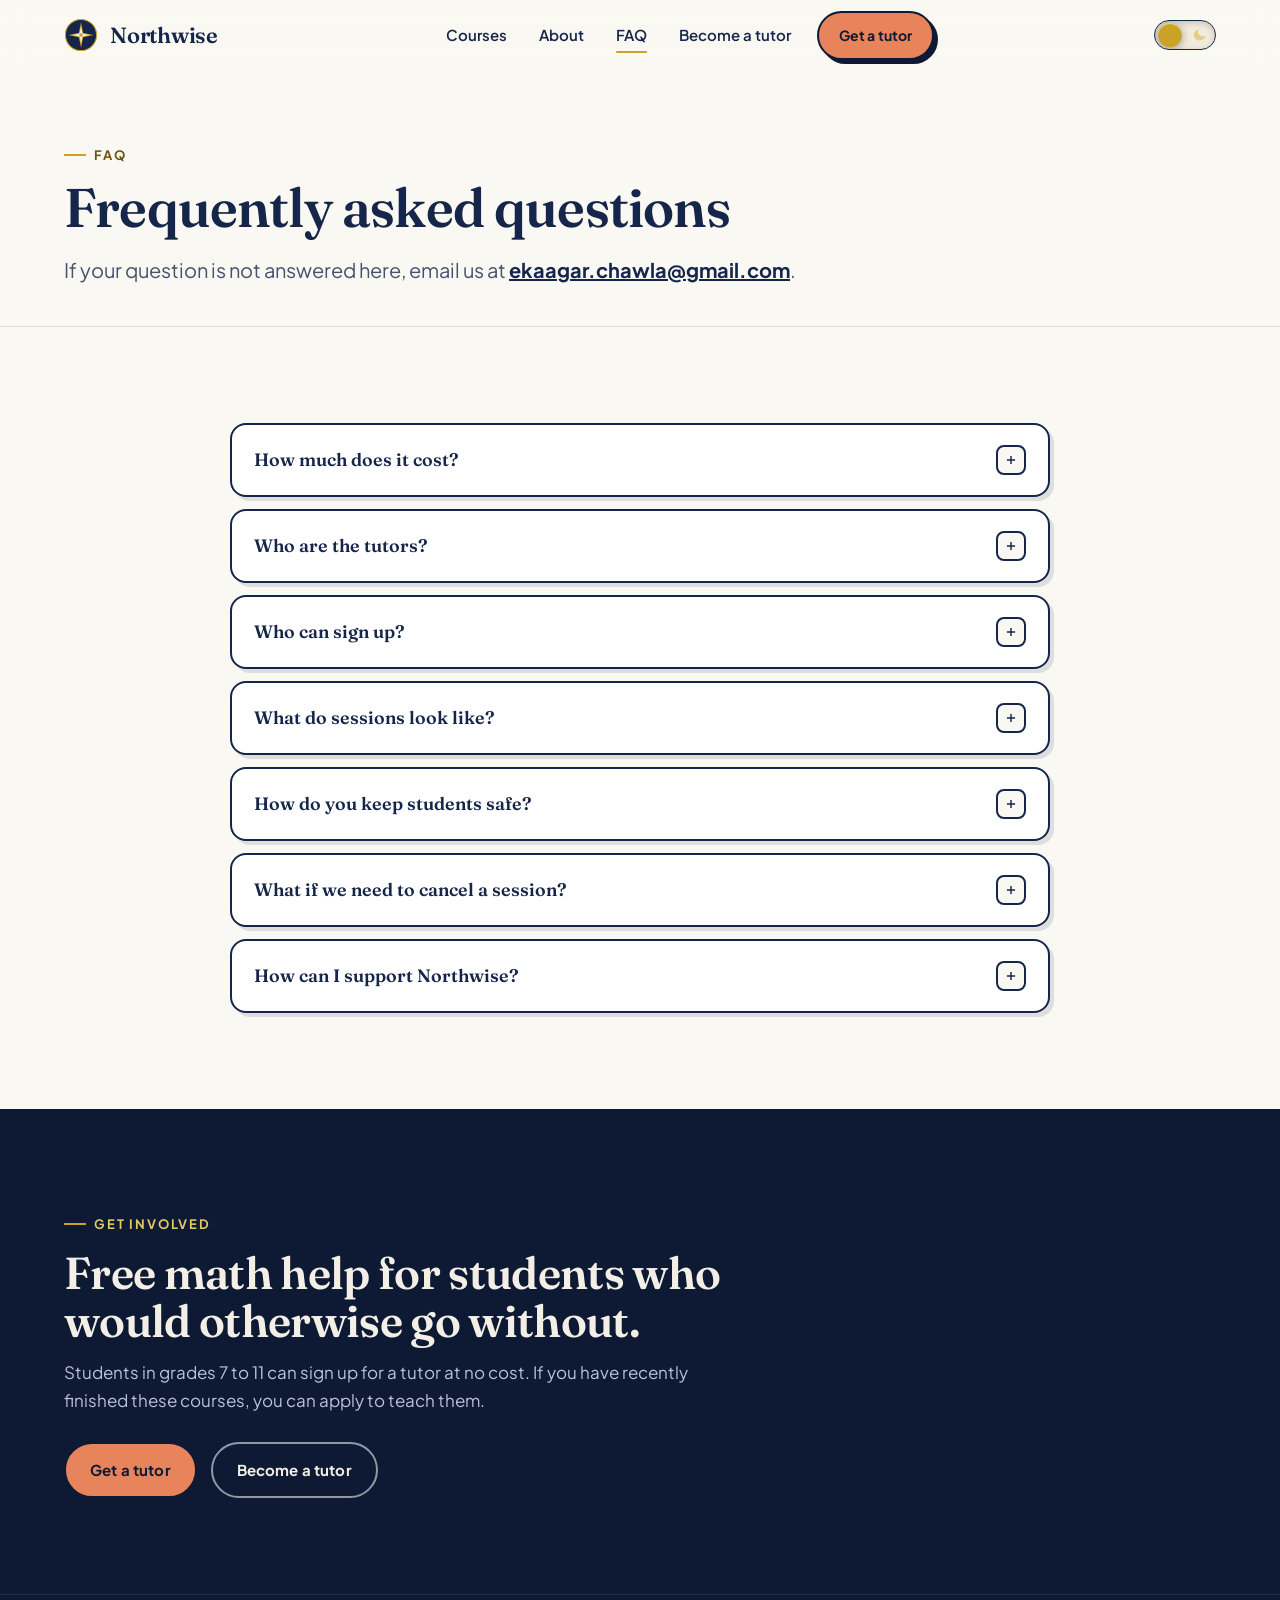
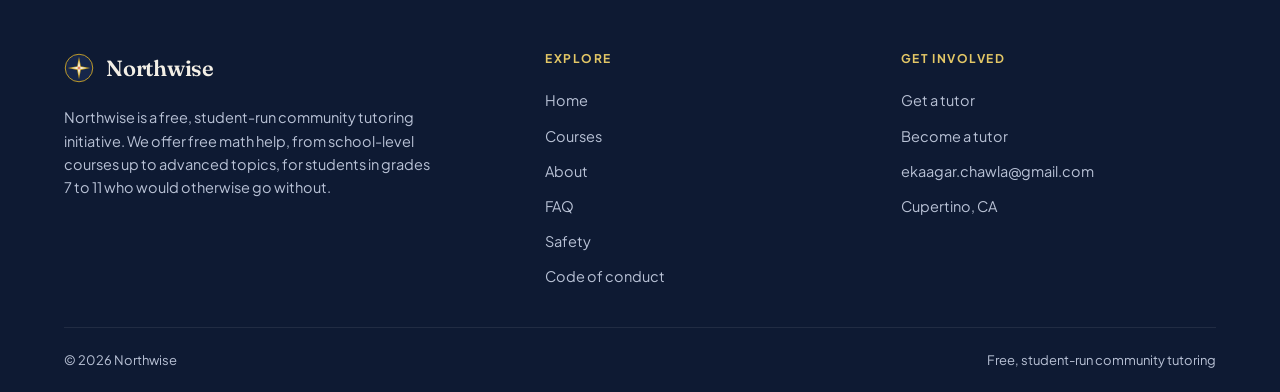
<file: faq.html>
<!DOCTYPE html>
<html lang="en">
<head>
  <meta charset="UTF-8" />
  <meta name="viewport" content="width=device-width, initial-scale=1.0" />
  <title>FAQ | Northwise</title>
  <meta name="description" content="Answers about Northwise: cost, who tutors, session format, safety, and how to support us." />
  <meta name="theme-color" content="#16264A" />

  <!-- Open Graph / social share -->
  <meta property="og:type" content="website" />
  <meta property="og:title" content="FAQ | Northwise" />
  <meta property="og:description" content="Answers about Northwise: cost, who tutors, session format, safety, and how to support us." />
  <meta property="og:site_name" content="Northwise" />
  <meta name="twitter:card" content="summary" />

  <!-- Fonts: Fraunces (display serif) + Plus Jakarta Sans (body) -->
  <link rel="preconnect" href="https://fonts.googleapis.com" />
  <link rel="preconnect" href="https://fonts.gstatic.com" crossorigin />
  <link href="https://fonts.googleapis.com/css2?family=Fraunces:opsz,wght@9..144,400;9..144,500;9..144,600;9..144,700&family=Plus+Jakarta+Sans:wght@400;500;600;700;800&display=swap" rel="stylesheet" />
  <link rel="stylesheet" href="styles.css" />
</head>
<body>
  <!-- Apply saved theme before paint to avoid a flash -->
  <script>
    (function () {
      try {
        var saved = localStorage.getItem('nw-theme');
        var dark = saved ? saved === 'dark'
          : window.matchMedia('(prefers-color-scheme: dark)').matches;
        if (dark) document.documentElement.setAttribute('data-theme', 'dark');
      } catch (e) {}
    })();
  </script>
  <a class="skip-link" href="#main">Skip to content</a>

  <!-- Reusable SVG symbols (compass brand mark) -->
  <svg width="0" height="0" style="position:absolute" aria-hidden="true">
    <symbol id="mark" viewBox="0 0 48 48">
      <circle cx="24" cy="24" r="22" fill="#16264A"/>
      <circle cx="24" cy="24" r="22" fill="none" stroke="#C9A227" stroke-width="1.5"/>
      <path d="M24 6 L27 21 L42 24 L27 27 L24 42 L21 27 L6 24 L21 21 Z" fill="#C9A227"/>
      <path d="M24 12 L26 22 L36 24 L26 26 L24 36 L22 26 L12 24 L22 22 Z" fill="#FAF8F3" opacity="0.9"/>
      <circle cx="24" cy="24" r="2.4" fill="#E8845B"/>
    </symbol>
  </svg>

  <!-- FluidGlass refraction filter for the nav hover lens -->
  <svg id="fluidDefs" width="0" height="0" style="position:absolute" aria-hidden="true">
    <filter id="fluid-lens" x="-20%" y="-20%" width="140%" height="140%">
      <feTurbulence type="fractalNoise" baseFrequency="0.012 0.02" numOctaves="2" seed="12" result="n"/>
      <feGaussianBlur in="n" stdDeviation="1.2" result="nb"/>
      <feDisplacementMap in="SourceGraphic" in2="nb" scale="10" xChannelSelector="R" yChannelSelector="G"/>
    </filter>
  </svg>

  <header class="nav" id="nav">
    <div class="wrap">
      <a href="index.html" class="brand" aria-label="Northwise home">
        <svg class="mark" aria-hidden="true"><use href="#mark"/></svg>
        Northwise
      </a>

      <nav class="nav-links" id="navLinks" aria-label="Primary">
        <a class="navlink" href="courses.html">Courses</a>
        <a class="navlink" href="about.html">About</a>
        <a class="navlink active" aria-current="page" href="faq.html">FAQ</a>
        <a class="navlink" href="volunteer.html">Become a tutor</a>
        <a class="btn btn-primary nav-cta" href="get-a-tutor.html">Get a tutor</a>
      </nav>

      <button class="theme-switch" id="themeSwitch" role="switch" aria-checked="false" aria-label="Dark mode" title="Toggle dark mode">
        <svg class="ic ic-sun" viewBox="0 0 24 24" fill="none" stroke="currentColor" stroke-width="2.2" aria-hidden="true"><circle cx="12" cy="12" r="4"/><path d="M12 2v2M12 20v2M4.9 4.9l1.4 1.4M17.7 17.7l1.4 1.4M2 12h2M20 12h2M4.9 19.1l1.4-1.4M17.7 6.3l1.4-1.4"/></svg>
        <svg class="ic ic-moon" viewBox="0 0 24 24" fill="currentColor" stroke="none" aria-hidden="true"><path d="M21 12.8A9 9 0 1111.2 3a7 7 0 009.8 9.8z"/></svg>
        <span class="thumb"></span>
      </button>

      <button class="nav-toggle" id="navToggle" aria-label="Toggle menu" aria-expanded="false" aria-controls="navLinks">
        <span></span>
      </button>
    </div>
  </header>

  <main id="main">
    <section class="page-head" aria-labelledby="page-title">
      <div class="wrap">
        <span class="eyebrow">FAQ</span>
        <h1 id="page-title">Frequently asked questions</h1>
        <p class="lead">If your question is not answered here, email us at <a href="mailto:ekaagar.chawla@gmail.com" style="color:var(--ink);font-weight:700;text-decoration:underline;">ekaagar.chawla@gmail.com</a>.</p>
      </div>
    </section>

    <section class="section-pad" aria-labelledby="faq-title">
      <div class="wrap">
        <h2 id="faq-title" class="sr-only">Questions and answers</h2>
        <div class="faq-grid">
          <details class="faq-item reveal">
            <summary class="faq-q">How much does it cost?<span class="plus" aria-hidden="true"><svg width="14" height="14" viewBox="0 0 24 24" fill="none" stroke="#16264A" stroke-width="2.5"><path d="M12 5v14M5 12h14"/></svg></span></summary>
            <div class="faq-a"><p>Nothing. Northwise tutoring is free for every student. There are no fees of any kind.</p></div>
          </details>
          <details class="faq-item reveal">
            <summary class="faq-q">Who are the tutors?<span class="plus" aria-hidden="true"><svg width="14" height="14" viewBox="0 0 24 24" fill="none" stroke="#16264A" stroke-width="2.5"><path d="M12 5v14M5 12h14"/></svg></span></summary>
            <div class="faq-a"><p>Trained high school and college volunteers who have recently taken the courses they teach. Before working with students, every tutor completes training and agrees to our <a href="code-of-conduct.html">code of conduct</a>. Tutors teach from a structured curriculum, so sessions follow a clear plan.</p></div>
          </details>
          <details class="faq-item reveal">
            <summary class="faq-q">Who can sign up?<span class="plus" aria-hidden="true"><svg width="14" height="14" viewBox="0 0 24 24" fill="none" stroke="#16264A" stroke-width="2.5"><path d="M12 5v14M5 12h14"/></svg></span></summary>
            <div class="faq-a"><p>Any student in grades 7 to 11. A parent or guardian needs to fill out or review the signup form and give permission.</p></div>
          </details>
          <details class="faq-item reveal">
            <summary class="faq-q">What do sessions look like?<span class="plus" aria-hidden="true"><svg width="14" height="14" viewBox="0 0 24 24" fill="none" stroke="#16264A" stroke-width="2.5"><path d="M12 5v14M5 12h14"/></svg></span></summary>
            <div class="faq-a"><p>Sessions are online and last about 1.5 hours. We schedule them with the parent or guardian, based on the tutor's availability and the times that work best for your family.</p><p>Each session is either group-based or held where a parent or guardian can see and hear it. The tutor works through the topics the student needs, using the Northwise curriculum for that course.</p></div>
          </details>
          <details class="faq-item reveal">
            <summary class="faq-q">How do you keep students safe?<span class="plus" aria-hidden="true"><svg width="14" height="14" viewBox="0 0 24 24" fill="none" stroke="#16264A" stroke-width="2.5"><path d="M12 5v14M5 12h14"/></svg></span></summary>
            <div class="faq-a"><p>Sessions are group-based or parent-visible. Tutors and students do not message each other privately; scheduling goes through the parent or guardian. Every tutor follows our <a href="code-of-conduct.html">code of conduct</a>. <a href="index.html#safety">Read our safety rules</a>.</p></div>
          </details>
          <details class="faq-item reveal">
            <summary class="faq-q">What if we need to cancel a session?<span class="plus" aria-hidden="true"><svg width="14" height="14" viewBox="0 0 24 24" fill="none" stroke="#16264A" stroke-width="2.5"><path d="M12 5v14M5 12h14"/></svg></span></summary>
            <div class="faq-a"><p>Please give your tutor notice as early as you can, through the parent or guardian email. Regular attendance matters, because tutors set aside time for each student.</p></div>
          </details>
          <details class="faq-item reveal">
            <summary class="faq-q">How can I support Northwise?<span class="plus" aria-hidden="true"><svg width="14" height="14" viewBox="0 0 24 24" fill="none" stroke="#16264A" stroke-width="2.5"><path d="M12 5v14M5 12h14"/></svg></span></summary>
            <!-- TODO: add other ways to help here if and when they exist. Do not describe donations as tax-deductible. -->
            <div class="faq-a"><p>The most useful things are to <a href="volunteer.html">volunteer as a tutor</a> if you have recently taken these courses, and to tell families who could use free math help that we exist. If you can offer a space for group sessions, please email us.</p></div>
          </details>
        </div>
      </div>
    </section>

    <section class="section-pad cta-band" aria-labelledby="cta-title">
      <div class="wrap">
        <span class="eyebrow">Get involved</span>
        <h2 id="cta-title" style="margin-top:14px;">Free math help for students who would otherwise go without.</h2>
        <p>Students in grades 7 to 11 can sign up for a tutor at no cost. If you have recently finished these courses, you can apply to teach them.</p>
        <div class="hero-ctas">
          <a class="btn btn-primary" href="get-a-tutor.html">Get a tutor</a>
          <a class="btn btn-outline" href="volunteer.html">Become a tutor</a>
        </div>
      </div>
    </section>
  </main>

  <footer>
    <div class="wrap">
      <div class="footer-grid">
        <div>
          <a href="index.html" class="brand"><svg class="mark" aria-hidden="true"><use href="#mark"/></svg> Northwise</a>
          <p class="footer-tag">Northwise is a free, student-run community tutoring initiative. We offer free math help, from school-level courses up to advanced topics, for students in grades 7 to 11 who would otherwise go without.</p>
        </div>
        <div class="footer-col">
          <h2 class="h6">Explore</h2>
          <a href="index.html">Home</a>
          <a href="courses.html">Courses</a>
          <a href="about.html">About</a>
          <a href="faq.html">FAQ</a>
          <a href="index.html#safety">Safety</a>
          <a href="code-of-conduct.html">Code of conduct</a>
        </div>
        <div class="footer-col">
          <h2 class="h6">Get involved</h2>
          <a href="get-a-tutor.html">Get a tutor</a>
          <a href="volunteer.html">Become a tutor</a>
          <a href="mailto:ekaagar.chawla@gmail.com">ekaagar.chawla@gmail.com</a>
          <span style="display:block;padding:6px 0;font-size:14.5px;">Cupertino, CA</span>
        </div>
      </div>
      <div class="footer-bottom">
        <span>&copy; <span id="year">2026</span> Northwise</span>
        <span>Free, student-run community tutoring</span>
      </div>
    </div>
  </footer>

  <script src="main.js"></script>
</body>
</html>
</file>
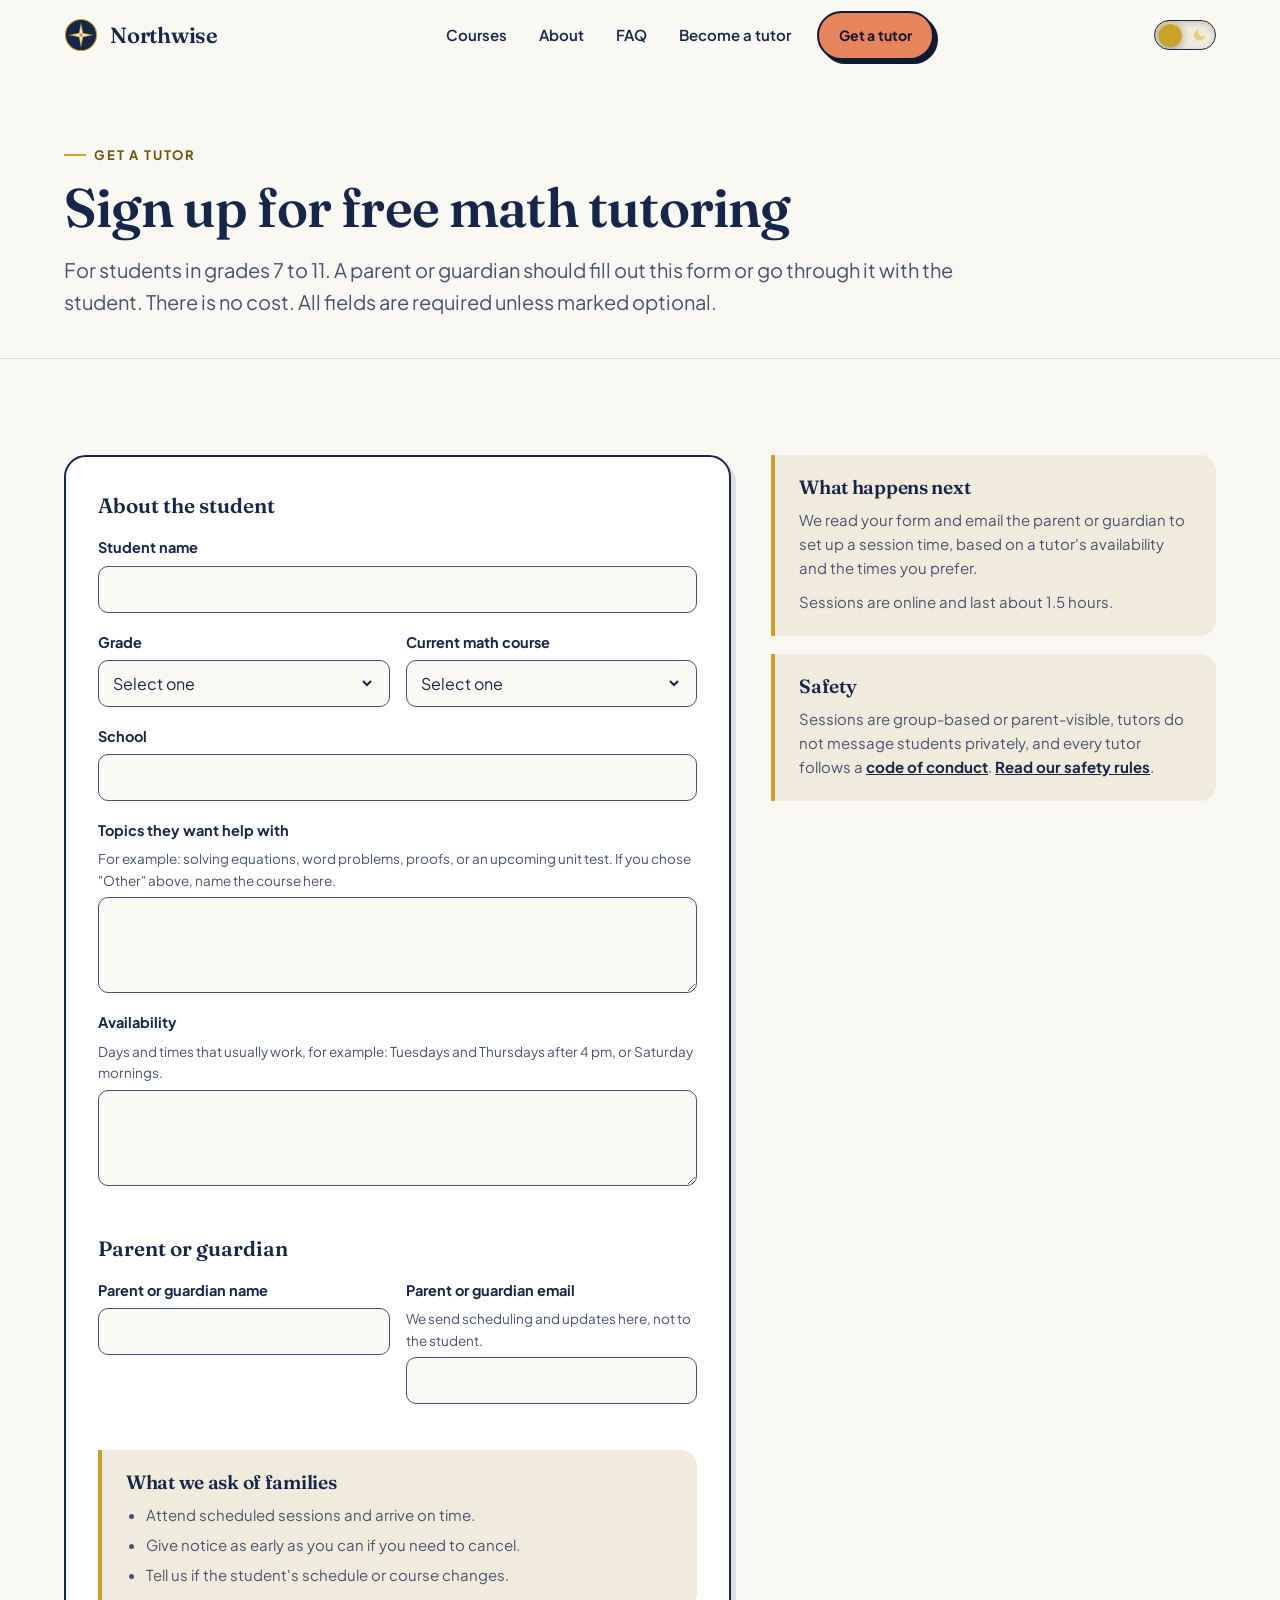
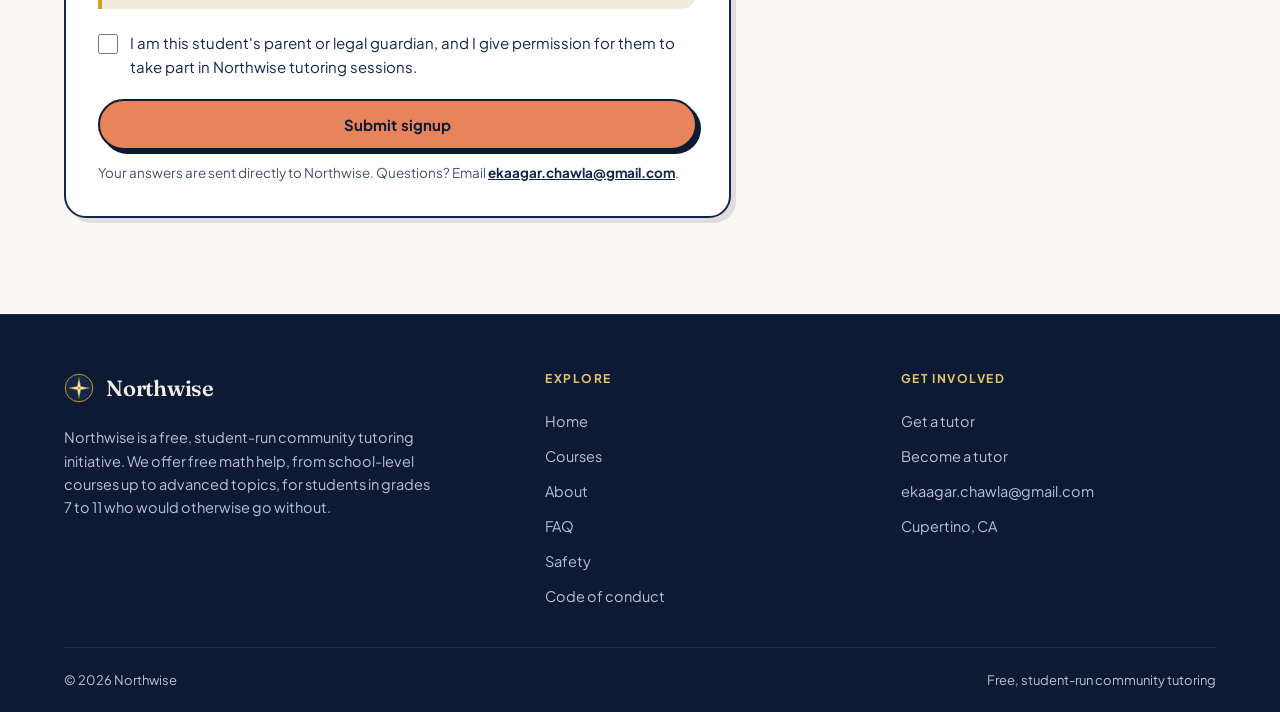
<file: get-a-tutor.html>
<!DOCTYPE html>
<html lang="en">
<head>
  <meta charset="UTF-8" />
  <meta name="viewport" content="width=device-width, initial-scale=1.0" />
  <title>Get a Tutor | Northwise</title>
  <meta name="description" content="Sign up for free math tutoring for students in grades 7 to 11." />
  <meta name="theme-color" content="#16264A" />

  <!-- Open Graph / social share -->
  <meta property="og:type" content="website" />
  <meta property="og:title" content="Get a Tutor | Northwise" />
  <meta property="og:description" content="Sign up for free math tutoring for students in grades 7 to 11." />
  <meta property="og:site_name" content="Northwise" />
  <meta name="twitter:card" content="summary" />

  <!-- Fonts: Fraunces (display serif) + Plus Jakarta Sans (body) -->
  <link rel="preconnect" href="https://fonts.googleapis.com" />
  <link rel="preconnect" href="https://fonts.gstatic.com" crossorigin />
  <link href="https://fonts.googleapis.com/css2?family=Fraunces:opsz,wght@9..144,400;9..144,500;9..144,600;9..144,700&family=Plus+Jakarta+Sans:wght@400;500;600;700;800&display=swap" rel="stylesheet" />
  <link rel="stylesheet" href="styles.css" />
</head>
<body>
  <!-- Apply saved theme before paint to avoid a flash -->
  <script>
    (function () {
      try {
        var saved = localStorage.getItem('nw-theme');
        var dark = saved ? saved === 'dark'
          : window.matchMedia('(prefers-color-scheme: dark)').matches;
        if (dark) document.documentElement.setAttribute('data-theme', 'dark');
      } catch (e) {}
    })();
  </script>
  <a class="skip-link" href="#main">Skip to content</a>

  <!-- Reusable SVG symbols (compass brand mark) -->
  <svg width="0" height="0" style="position:absolute" aria-hidden="true">
    <symbol id="mark" viewBox="0 0 48 48">
      <circle cx="24" cy="24" r="22" fill="#16264A"/>
      <circle cx="24" cy="24" r="22" fill="none" stroke="#C9A227" stroke-width="1.5"/>
      <path d="M24 6 L27 21 L42 24 L27 27 L24 42 L21 27 L6 24 L21 21 Z" fill="#C9A227"/>
      <path d="M24 12 L26 22 L36 24 L26 26 L24 36 L22 26 L12 24 L22 22 Z" fill="#FAF8F3" opacity="0.9"/>
      <circle cx="24" cy="24" r="2.4" fill="#E8845B"/>
    </symbol>
  </svg>

  <!-- FluidGlass refraction filter for the nav hover lens -->
  <svg id="fluidDefs" width="0" height="0" style="position:absolute" aria-hidden="true">
    <filter id="fluid-lens" x="-20%" y="-20%" width="140%" height="140%">
      <feTurbulence type="fractalNoise" baseFrequency="0.012 0.02" numOctaves="2" seed="12" result="n"/>
      <feGaussianBlur in="n" stdDeviation="1.2" result="nb"/>
      <feDisplacementMap in="SourceGraphic" in2="nb" scale="10" xChannelSelector="R" yChannelSelector="G"/>
    </filter>
  </svg>

  <header class="nav" id="nav">
    <div class="wrap">
      <a href="index.html" class="brand" aria-label="Northwise home">
        <svg class="mark" aria-hidden="true"><use href="#mark"/></svg>
        Northwise
      </a>

      <nav class="nav-links" id="navLinks" aria-label="Primary">
        <a class="navlink" href="courses.html">Courses</a>
        <a class="navlink" href="about.html">About</a>
        <a class="navlink" href="faq.html">FAQ</a>
        <a class="navlink" href="volunteer.html">Become a tutor</a>
        <a class="btn btn-primary nav-cta" href="get-a-tutor.html" aria-current="page">Get a tutor</a>
      </nav>

      <button class="theme-switch" id="themeSwitch" role="switch" aria-checked="false" aria-label="Dark mode" title="Toggle dark mode">
        <svg class="ic ic-sun" viewBox="0 0 24 24" fill="none" stroke="currentColor" stroke-width="2.2" aria-hidden="true"><circle cx="12" cy="12" r="4"/><path d="M12 2v2M12 20v2M4.9 4.9l1.4 1.4M17.7 17.7l1.4 1.4M2 12h2M20 12h2M4.9 19.1l1.4-1.4M17.7 6.3l1.4-1.4"/></svg>
        <svg class="ic ic-moon" viewBox="0 0 24 24" fill="currentColor" stroke="none" aria-hidden="true"><path d="M21 12.8A9 9 0 1111.2 3a7 7 0 009.8 9.8z"/></svg>
        <span class="thumb"></span>
      </button>

      <button class="nav-toggle" id="navToggle" aria-label="Toggle menu" aria-expanded="false" aria-controls="navLinks">
        <span></span>
      </button>
    </div>
  </header>

  <main id="main">
    <section class="page-head" aria-labelledby="page-title">
      <div class="wrap">
        <span class="eyebrow">Get a tutor</span>
        <h1 id="page-title">Sign up for free math tutoring</h1>
        <p class="lead">For students in grades 7 to 11. A parent or guardian should fill out this form or go through it with the student. There is no cost. All fields are required unless marked optional.</p>
      </div>
    </section>

    <section class="section-pad" aria-label="Signup form">
      <div class="wrap">
        <div class="form-layout">
          <form class="form-card" id="signupForm" data-endpoint="https://formspree.io/f/mvkzywga" data-mailto-subject="Tutor signup" data-mailto-name-field="student_name" novalidate>
            <fieldset>
              <legend>About the student</legend>
              <div class="field">
                <label for="s-name">Student name</label>
                <input id="s-name" name="student_name" type="text" autocomplete="off" required />
              </div>
            <div class="form-row">
              <div class="field">
                <label for="s-grade">Grade</label>
                <select id="s-grade" name="grade" required>
                  <option value="">Select one</option>
                  <option>7th grade</option>
                  <option>8th grade</option>
                  <option>9th grade</option>
                  <option>10th grade</option>
                  <option>11th grade</option>
                </select>
              </div>
              <div class="field">
                <label for="s-course">Current math course</label>
                <select id="s-course" name="course" required>
                  <option value="">Select one</option>
                  <option>Pre-Algebra</option>
                  <option>Algebra 1</option>
                  <option>Geometry</option>
                  <option>Algebra 2 / Trigonometry</option>
                  <option>Precalculus</option>
                  <option>AP Calculus AB</option>
                  <option>AP Calculus BC</option>
                  <option>AP Statistics</option>
                  <option>Other</option>
                </select>
              </div>
            </div>
              <div class="field">
                <label for="s-school">School</label>
                <input id="s-school" name="school" type="text" autocomplete="off" required />
              </div>
              <div class="field">
                <label for="s-topics">Topics they want help with</label>
                <p class="hint" id="s-topics-hint">For example: solving equations, word problems, proofs, or an upcoming unit test. If you chose "Other" above, name the course here.</p>
                <textarea id="s-topics" name="topics" required aria-describedby="s-topics-hint"></textarea>
              </div>
              <div class="field">
                <label for="s-avail">Availability</label>
                <p class="hint" id="s-avail-hint">Days and times that usually work, for example: Tuesdays and Thursdays after 4 pm, or Saturday mornings.</p>
                <textarea id="s-avail" name="availability" required aria-describedby="s-avail-hint"></textarea>
              </div>
            </fieldset>

            <fieldset>
              <legend>Parent or guardian</legend>
            <div class="form-row">
              <div class="field">
                <label for="p-name">Parent or guardian name</label>
                <input id="p-name" name="parent_name" type="text" autocomplete="name" required />
              </div>
              <div class="field">
                <label for="p-email">Parent or guardian email</label>
                <p class="hint" id="p-email-hint">We send scheduling and updates here, not to the student.</p>
                <input id="p-email" name="parent_email" type="email" autocomplete="email" required aria-describedby="p-email-hint" />
              </div>
            </div>
            </fieldset>

            <div class="callout" style="margin-bottom:22px;">
              <h2>What we ask of families</h2>
              <ul>
                <li>Attend scheduled sessions and arrive on time.</li>
                <li>Give notice as early as you can if you need to cancel.</li>
                <li>Tell us if the student's schedule or course changes.</li>
              </ul>
            </div>

            <label class="check" for="consent">
              <input id="consent" name="parent_consent" type="checkbox" data-label="Parent or guardian permission given" required />
              <span>I am this student's parent or legal guardian, and I give permission for them to take part in Northwise tutoring sessions.</span>
            </label>

            <button class="btn btn-primary" type="submit">Submit signup</button>
            <p class="form-status" role="status" aria-live="polite"></p>
            <p class="form-note">Your answers are sent directly to Northwise. Questions? Email <a href="mailto:ekaagar.chawla@gmail.com">ekaagar.chawla@gmail.com</a>.</p>
          </form>

          <aside aria-label="About signing up">
            <div class="callout">
              <h2>What happens next</h2>
              <p>We read your form and email the parent or guardian to set up a session time, based on a tutor's availability and the times you prefer.</p>
              <p style="margin-top:10px;">Sessions are online and last about 1.5 hours.</p>
            </div>
            <div class="callout">
              <h2>Safety</h2>
              <p>Sessions are group-based or parent-visible, tutors do not message students privately, and every tutor follows a <a href="code-of-conduct.html" style="color:var(--ink);font-weight:700;text-decoration:underline;">code of conduct</a>. <a href="index.html#safety" style="color:var(--ink);font-weight:700;text-decoration:underline;">Read our safety rules</a>.</p>
            </div>
          </aside>
        </div>
      </div>
    </section>
  </main>

  <footer>
    <div class="wrap">
      <div class="footer-grid">
        <div>
          <a href="index.html" class="brand"><svg class="mark" aria-hidden="true"><use href="#mark"/></svg> Northwise</a>
          <p class="footer-tag">Northwise is a free, student-run community tutoring initiative. We offer free math help, from school-level courses up to advanced topics, for students in grades 7 to 11 who would otherwise go without.</p>
        </div>
        <div class="footer-col">
          <h2 class="h6">Explore</h2>
          <a href="index.html">Home</a>
          <a href="courses.html">Courses</a>
          <a href="about.html">About</a>
          <a href="faq.html">FAQ</a>
          <a href="index.html#safety">Safety</a>
          <a href="code-of-conduct.html">Code of conduct</a>
        </div>
        <div class="footer-col">
          <h2 class="h6">Get involved</h2>
          <a href="get-a-tutor.html">Get a tutor</a>
          <a href="volunteer.html">Become a tutor</a>
          <a href="mailto:ekaagar.chawla@gmail.com">ekaagar.chawla@gmail.com</a>
          <span style="display:block;padding:6px 0;font-size:14.5px;">Cupertino, CA</span>
        </div>
      </div>
      <div class="footer-bottom">
        <span>&copy; <span id="year">2026</span> Northwise</span>
        <span>Free, student-run community tutoring</span>
      </div>
    </div>
  </footer>

  <script src="main.js"></script>
</body>
</html>
</file>
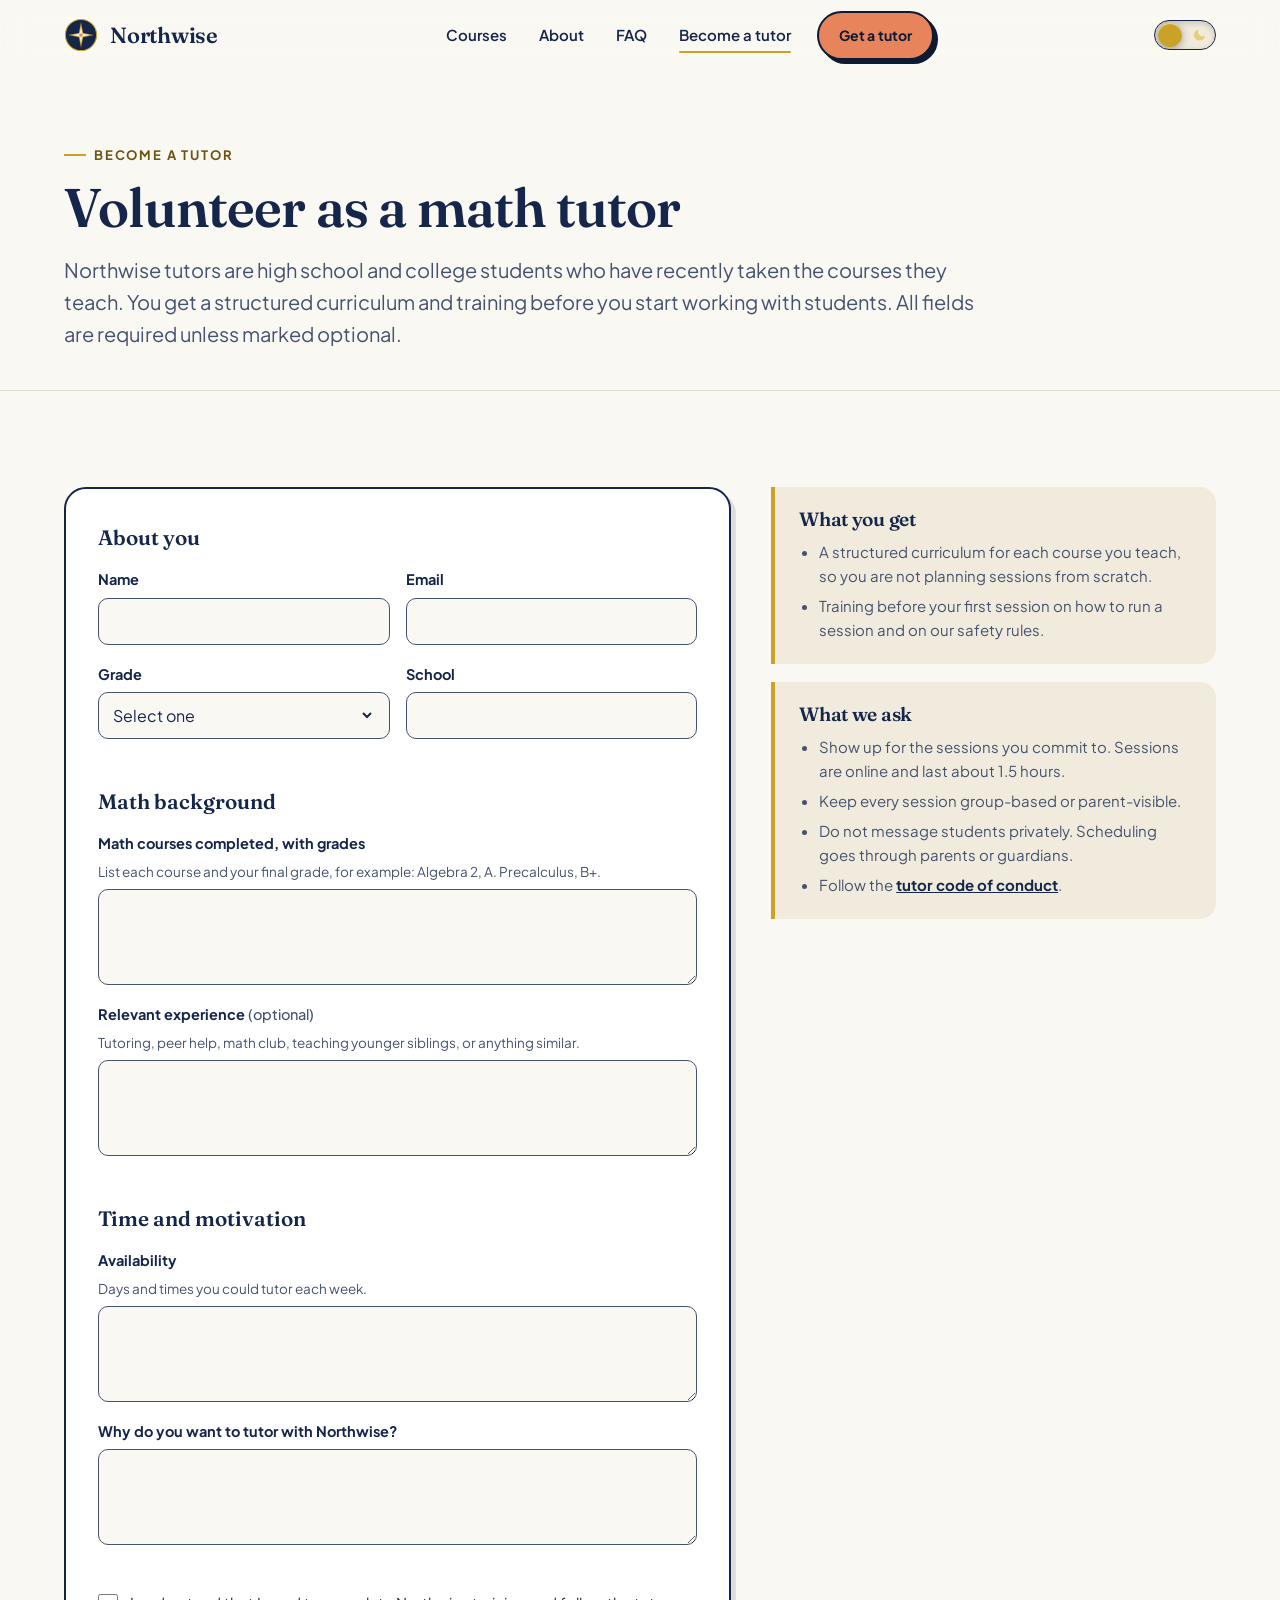
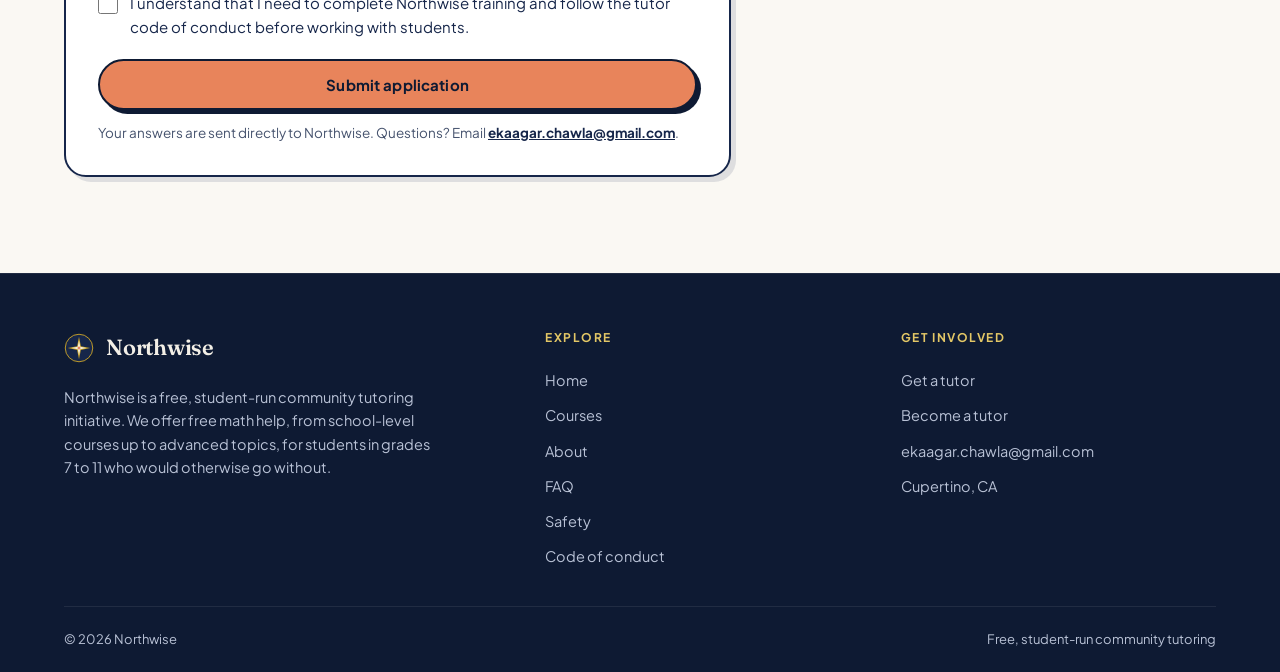
<file: volunteer.html>
<!DOCTYPE html>
<html lang="en">
<head>
  <meta charset="UTF-8" />
  <meta name="viewport" content="width=device-width, initial-scale=1.0" />
  <title>Become a Tutor | Northwise</title>
  <meta name="description" content="Apply to volunteer as a math tutor with Northwise. Tutors get a structured curriculum and training." />
  <meta name="theme-color" content="#16264A" />

  <!-- Open Graph / social share -->
  <meta property="og:type" content="website" />
  <meta property="og:title" content="Become a Tutor | Northwise" />
  <meta property="og:description" content="Apply to volunteer as a math tutor with Northwise. Tutors get a structured curriculum and training." />
  <meta property="og:site_name" content="Northwise" />
  <meta name="twitter:card" content="summary" />

  <!-- Fonts: Fraunces (display serif) + Plus Jakarta Sans (body) -->
  <link rel="preconnect" href="https://fonts.googleapis.com" />
  <link rel="preconnect" href="https://fonts.gstatic.com" crossorigin />
  <link href="https://fonts.googleapis.com/css2?family=Fraunces:opsz,wght@9..144,400;9..144,500;9..144,600;9..144,700&family=Plus+Jakarta+Sans:wght@400;500;600;700;800&display=swap" rel="stylesheet" />
  <link rel="stylesheet" href="styles.css" />
</head>
<body>
  <!-- Apply saved theme before paint to avoid a flash -->
  <script>
    (function () {
      try {
        var saved = localStorage.getItem('nw-theme');
        var dark = saved ? saved === 'dark'
          : window.matchMedia('(prefers-color-scheme: dark)').matches;
        if (dark) document.documentElement.setAttribute('data-theme', 'dark');
      } catch (e) {}
    })();
  </script>
  <a class="skip-link" href="#main">Skip to content</a>

  <!-- Reusable SVG symbols (compass brand mark) -->
  <svg width="0" height="0" style="position:absolute" aria-hidden="true">
    <symbol id="mark" viewBox="0 0 48 48">
      <circle cx="24" cy="24" r="22" fill="#16264A"/>
      <circle cx="24" cy="24" r="22" fill="none" stroke="#C9A227" stroke-width="1.5"/>
      <path d="M24 6 L27 21 L42 24 L27 27 L24 42 L21 27 L6 24 L21 21 Z" fill="#C9A227"/>
      <path d="M24 12 L26 22 L36 24 L26 26 L24 36 L22 26 L12 24 L22 22 Z" fill="#FAF8F3" opacity="0.9"/>
      <circle cx="24" cy="24" r="2.4" fill="#E8845B"/>
    </symbol>
  </svg>

  <!-- FluidGlass refraction filter for the nav hover lens -->
  <svg id="fluidDefs" width="0" height="0" style="position:absolute" aria-hidden="true">
    <filter id="fluid-lens" x="-20%" y="-20%" width="140%" height="140%">
      <feTurbulence type="fractalNoise" baseFrequency="0.012 0.02" numOctaves="2" seed="12" result="n"/>
      <feGaussianBlur in="n" stdDeviation="1.2" result="nb"/>
      <feDisplacementMap in="SourceGraphic" in2="nb" scale="10" xChannelSelector="R" yChannelSelector="G"/>
    </filter>
  </svg>

  <header class="nav" id="nav">
    <div class="wrap">
      <a href="index.html" class="brand" aria-label="Northwise home">
        <svg class="mark" aria-hidden="true"><use href="#mark"/></svg>
        Northwise
      </a>

      <nav class="nav-links" id="navLinks" aria-label="Primary">
        <a class="navlink" href="courses.html">Courses</a>
        <a class="navlink" href="about.html">About</a>
        <a class="navlink" href="faq.html">FAQ</a>
        <a class="navlink active" aria-current="page" href="volunteer.html">Become a tutor</a>
        <a class="btn btn-primary nav-cta" href="get-a-tutor.html">Get a tutor</a>
      </nav>

      <button class="theme-switch" id="themeSwitch" role="switch" aria-checked="false" aria-label="Dark mode" title="Toggle dark mode">
        <svg class="ic ic-sun" viewBox="0 0 24 24" fill="none" stroke="currentColor" stroke-width="2.2" aria-hidden="true"><circle cx="12" cy="12" r="4"/><path d="M12 2v2M12 20v2M4.9 4.9l1.4 1.4M17.7 17.7l1.4 1.4M2 12h2M20 12h2M4.9 19.1l1.4-1.4M17.7 6.3l1.4-1.4"/></svg>
        <svg class="ic ic-moon" viewBox="0 0 24 24" fill="currentColor" stroke="none" aria-hidden="true"><path d="M21 12.8A9 9 0 1111.2 3a7 7 0 009.8 9.8z"/></svg>
        <span class="thumb"></span>
      </button>

      <button class="nav-toggle" id="navToggle" aria-label="Toggle menu" aria-expanded="false" aria-controls="navLinks">
        <span></span>
      </button>
    </div>
  </header>

  <main id="main">
    <section class="page-head" aria-labelledby="page-title">
      <div class="wrap">
        <span class="eyebrow">Become a tutor</span>
        <h1 id="page-title">Volunteer as a math tutor</h1>
        <p class="lead">Northwise tutors are high school and college students who have recently taken the courses they teach. You get a structured curriculum and training before you start working with students. All fields are required unless marked optional.</p>
      </div>
    </section>

    <section class="section-pad" aria-label="Volunteer application">
      <div class="wrap">
        <div class="form-layout">
          <form class="form-card" id="volunteerForm" data-endpoint="https://formspree.io/f/mrpedybl" data-mailto-subject="Tutor application" data-mailto-name-field="name" novalidate>
            <fieldset>
              <legend>About you</legend>
            <div class="form-row">
              <div class="field">
                <label for="v-name">Name</label>
                <input id="v-name" name="name" type="text" autocomplete="name" required />
              </div>
              <div class="field">
                <label for="v-email">Email</label>
                <input id="v-email" name="email" type="email" autocomplete="email" required />
              </div>
            </div>
            <div class="form-row">
              <div class="field">
                <label for="v-grade">Grade</label>
                <select id="v-grade" name="grade" required>
                  <option value="">Select one</option>
                  <option>9th grade</option>
                  <option>10th grade</option>
                  <option>11th grade</option>
                  <option>12th grade</option>
                  <option>College</option>
                </select>
              </div>
              <div class="field">
                <label for="v-school">School</label>
                <input id="v-school" name="school" type="text" autocomplete="organization" required />
              </div>
            </div>
            </fieldset>

            <fieldset>
              <legend>Math background</legend>
              <div class="field">
                <label for="v-courses">Math courses completed, with grades</label>
                <p class="hint" id="v-courses-hint">List each course and your final grade, for example: Algebra 2, A. Precalculus, B+.</p>
                <textarea id="v-courses" name="courses_completed" required aria-describedby="v-courses-hint"></textarea>
              </div>
              <div class="field">
                <label for="v-exp">Relevant experience <span class="opt">(optional)</span></label>
                <p class="hint" id="v-exp-hint">Tutoring, peer help, math club, teaching younger siblings, or anything similar.</p>
                <textarea id="v-exp" name="experience" aria-describedby="v-exp-hint"></textarea>
              </div>
            </fieldset>

            <fieldset>
              <legend>Time and motivation</legend>
              <div class="field">
                <label for="v-avail">Availability</label>
                <p class="hint" id="v-avail-hint">Days and times you could tutor each week.</p>
                <textarea id="v-avail" name="availability" required aria-describedby="v-avail-hint"></textarea>
              </div>
              <div class="field">
                <label for="v-why">Why do you want to tutor with Northwise?</label>
                <textarea id="v-why" name="why" required></textarea>
              </div>
            </fieldset>

            <label class="check" for="v-agree">
              <input id="v-agree" name="agrees_to_training_and_conduct" type="checkbox" data-label="Agrees to training and code of conduct" required />
              <span>I understand that I need to complete Northwise training and follow the tutor code of conduct before working with students.</span>
            </label>

            <button class="btn btn-primary" type="submit">Submit application</button>
            <p class="form-status" role="status" aria-live="polite"></p>
            <p class="form-note">Your answers are sent directly to Northwise. Questions? Email <a href="mailto:ekaagar.chawla@gmail.com">ekaagar.chawla@gmail.com</a>.</p>
          </form>

          <aside aria-label="About volunteering">
            <div class="callout">
              <h2>What you get</h2>
              <ul>
                <li>A structured curriculum for each course you teach, so you are not planning sessions from scratch.</li>
                <li>Training before your first session on how to run a session and on our safety rules.</li>
              </ul>
              <!-- TODO: if you can verify volunteer hours for tutors, say so here. Do not promise it until you can. -->
            </div>
            <div class="callout">
              <h2>What we ask</h2>
              <ul>
                <li>Show up for the sessions you commit to. Sessions are online and last about 1.5 hours.</li>
                <li>Keep every session group-based or parent-visible.</li>
                <li>Do not message students privately. Scheduling goes through parents or guardians.</li>
                <li>Follow the <a href="code-of-conduct.html" style="color:var(--ink);font-weight:700;text-decoration:underline;">tutor code of conduct</a>.</li>
              </ul>
            </div>
          </aside>
        </div>
      </div>
    </section>
  </main>

  <footer>
    <div class="wrap">
      <div class="footer-grid">
        <div>
          <a href="index.html" class="brand"><svg class="mark" aria-hidden="true"><use href="#mark"/></svg> Northwise</a>
          <p class="footer-tag">Northwise is a free, student-run community tutoring initiative. We offer free math help, from school-level courses up to advanced topics, for students in grades 7 to 11 who would otherwise go without.</p>
        </div>
        <div class="footer-col">
          <h2 class="h6">Explore</h2>
          <a href="index.html">Home</a>
          <a href="courses.html">Courses</a>
          <a href="about.html">About</a>
          <a href="faq.html">FAQ</a>
          <a href="index.html#safety">Safety</a>
          <a href="code-of-conduct.html">Code of conduct</a>
        </div>
        <div class="footer-col">
          <h2 class="h6">Get involved</h2>
          <a href="get-a-tutor.html">Get a tutor</a>
          <a href="volunteer.html">Become a tutor</a>
          <a href="mailto:ekaagar.chawla@gmail.com">ekaagar.chawla@gmail.com</a>
          <span style="display:block;padding:6px 0;font-size:14.5px;">Cupertino, CA</span>
        </div>
      </div>
      <div class="footer-bottom">
        <span>&copy; <span id="year">2026</span> Northwise</span>
        <span>Free, student-run community tutoring</span>
      </div>
    </div>
  </footer>

  <script src="main.js"></script>
</body>
</html>
</file>
<file: styles.css>
/* ================================================================
   NORTHWISE, DESIGN TOKENS
   Palette: deep navy + gold accent + cream + warm coral.
   Design language: frosted glass panels + hard offset
   borders/shadows on a warm cream canvas. Kept restrained:
   no glow, no gradient blobs, no decorative scatter.
   ================================================================ */
:root {
  /* Brand colors */
  --navy:        #16264A;   /* primary */
  --navy-900:    #0E1A33;   /* darker navy for depth */
  --navy-700:    #203560;   /* lighter navy */
  --gold:        #C9A227;   /* accent */
  --gold-soft:   #E3C766;   /* light gold */
  --gold-deep:   #6E5410;   /* accessible gold-tone TEXT on cream */
  --cream:       #FAF8F3;   /* background */
  --cream-200:   #F1EBDD;   /* muted cream / hairline surfaces */
  --fade-top:    #fff;      /* top stop of the section fade gradients */
  --surface:     #fff;      /* form + card surfaces */
  --coral:       #E8845B;   /* warm secondary accent (energy) */
  --coral-600:   #D96B3F;   /* coral hover */

  /* Semantic tokens */
  --bg:          var(--cream);
  --ink:         var(--navy);           /* primary text on light */
  --ink-soft:    #46536E;               /* muted text on light */
  --on-navy:     #F3EFE6;               /* text on navy */
  --on-navy-soft:#B9C2D6;               /* muted text on navy */
  --line:        #E4DDCD;               /* hairline on cream */
  --border-hard: var(--navy);           /* brutalist border color */

  /* Glass */
  --glass-light:      rgba(255,255,255,0.55);
  --glass-light-brd:  rgba(255,255,255,0.75);
  --glass-dark:       rgba(255,255,255,0.06);
  --glass-dark-brd:   rgba(255,255,255,0.16);

  /* Shadows */
  --shadow-soft:  0 18px 40px -20px rgba(22,38,74,0.35);
  --shadow-lift:  0 28px 60px -24px rgba(22,38,74,0.45);
  --shadow-hard:  6px 6px 0 var(--navy);        /* brutalist */
  --shadow-hard-gold: 6px 6px 0 var(--gold);

  /* Radii, rounded but not bubbly */
  --r-sm: 10px;
  --r:    16px;
  --r-lg: 22px;
  --r-pill: 999px;

  /* Type */
  --font-display: 'Fraunces', 'Times New Roman', serif;
  --font-sans: 'Plus Jakarta Sans', system-ui, -apple-system, sans-serif;

  /* Spacing scale (marketing-page: generous) */
  --space-1: 8px;
  --space-2: 16px;
  --space-3: 24px;
  --space-4: 40px;
  --space-5: 64px;
  --space-6: 96px;

  --maxw: 1200px;
  --nav-h: 72px;
}

/* ---------- Reset ---------- */
*, *::before, *::after { box-sizing: border-box; }
* { margin: 0; }
html { scroll-behavior: smooth; scroll-padding-top: calc(var(--nav-h) + 16px); -webkit-text-size-adjust: 100%; }
body {
  font-family: var(--font-sans);
  color: var(--ink);
  background: var(--bg);
  line-height: 1.6;
  font-size: 17px;
  -webkit-font-smoothing: antialiased;
  text-rendering: optimizeLegibility;
  overflow-x: hidden;
}
img, svg { display: block; max-width: 100%; }
a { color: inherit; text-decoration: none; }
button { font-family: inherit; cursor: pointer; }
::selection { background: var(--coral); color: #fff; }

/* ---------- Accessible focus ---------- */
:focus-visible {
  outline: 3px solid var(--coral);
  outline-offset: 3px;
  border-radius: 4px;
}

/* ---------- Screen-reader-only text ---------- */
.sr-only { position: absolute; width: 1px; height: 1px; padding: 0; margin: -1px; overflow: hidden; clip: rect(0,0,0,0); white-space: nowrap; border: 0; }

/* ---------- Skip link ---------- */
.skip-link {
  position: absolute; left: 12px; top: -60px;
  background: var(--navy); color: var(--on-navy);
  padding: 10px 16px; border-radius: var(--r-sm); z-index: 200;
  transition: top .2s ease;
}
.skip-link:focus { top: 12px; }

/* ---------- Layout helpers ---------- */
.wrap { width: 100%; max-width: var(--maxw); margin-inline: auto; padding-inline: 24px; }
section { position: relative; }
.section-pad { padding-block: var(--space-6); }
section > .wrap { position: relative; z-index: 2; }

.eyebrow {
  display: inline-flex; align-items: center; gap: 8px;
  font-size: 13px; font-weight: 700; letter-spacing: .14em; text-transform: uppercase;
  color: var(--gold-deep);
}
.eyebrow::before {
  content: ""; width: 22px; height: 2px; background: var(--gold); display: inline-block;
}
.on-navy .eyebrow { color: var(--gold-soft); }
.on-navy .eyebrow::before { background: var(--gold); }

h1, h2, h3, h4 { font-family: var(--font-display); font-weight: 600; line-height: 1.08; letter-spacing: -0.015em; color: var(--ink); }
h2.section-title { font-size: clamp(2rem, 4.5vw, 3.2rem); margin-top: 14px; }
.on-navy h2.section-title, .on-navy h1, .on-navy h3 { color: var(--on-navy); }
.lead { font-size: clamp(1.05rem, 1.6vw, 1.25rem); color: var(--ink-soft); max-width: 62ch; }
.on-navy .lead { color: var(--on-navy-soft); }

.section-head { max-width: 760px; margin-bottom: var(--space-4); }

/* ---------- Buttons ---------- */
.btn {
  display: inline-flex; align-items: center; justify-content: center; gap: 10px;
  font-weight: 700; font-size: 15px; letter-spacing: .01em;
  padding: 14px 24px; border-radius: var(--r-pill);
  border: 2px solid transparent; transition: transform .18s ease, box-shadow .18s ease, background .18s ease, color .18s ease;
  white-space: nowrap;
}
/* Primary = coral (energy), dark navy text for AA contrast */
.btn-primary { background: var(--coral); color: var(--navy-900); border-color: var(--navy-900); box-shadow: 4px 4px 0 var(--navy-900); }
.btn-primary:hover { background: var(--coral-600); transform: translate(-2px,-2px); box-shadow: 6px 6px 0 var(--navy-900); }
.btn-primary:active { transform: translate(0,0); box-shadow: 2px 2px 0 var(--navy-900); }

/* Secondary = outline */
.btn-outline { background: transparent; color: var(--navy); border-color: var(--navy); }
.btn-outline:hover { background: var(--navy); color: var(--on-navy); transform: translateY(-2px); }

/* Ghost on navy */
.on-navy .btn-outline { color: var(--on-navy); border-color: rgba(255,255,255,.55); }
.on-navy .btn-outline:hover { background: var(--on-navy); color: var(--navy); }

.btn-gold { background: var(--gold); color: var(--navy-900); border-color: var(--navy-900); box-shadow: 4px 4px 0 var(--navy-900); }
.btn-gold:hover { transform: translate(-2px,-2px); box-shadow: 6px 6px 0 var(--navy-900); background: var(--gold-soft); }

/* ---------- Glass card ---------- */
.glass {
  background: var(--glass-light);
  -webkit-backdrop-filter: blur(16px) saturate(140%);
  backdrop-filter: blur(16px) saturate(140%);
  border: 1px solid var(--glass-light-brd);
  box-shadow: var(--shadow-soft);
  border-radius: var(--r-lg);
}
.on-navy .glass {
  background: var(--glass-dark);
  border-color: var(--glass-dark-brd);
  box-shadow: 0 24px 50px -28px rgba(0,0,0,.6);
}

/* ---------- Brutalist card ---------- */
.brutal {
  background: #fff;
  border: 2.5px solid var(--border-hard);
  border-radius: var(--r);
  box-shadow: var(--shadow-hard);
  transition: transform .18s ease, box-shadow .18s ease;
}
.brutal:hover { transform: translate(-3px,-3px); box-shadow: 9px 9px 0 var(--navy); }

/* ---------- Chips / tags ---------- */
.chip {
  display: inline-flex; align-items: center; gap: 8px;
  padding: 8px 14px; border-radius: var(--r-pill);
  font-size: 13.5px; font-weight: 600; color: var(--navy);
  background: rgba(255,255,255,.6); border: 1.5px solid var(--navy);
}
.chip svg { width: 16px; height: 16px; }
.on-navy .chip { color: var(--on-navy); background: var(--glass-dark); border-color: var(--glass-dark-brd); }

.tag {
  display: inline-flex; align-items: center; padding: 4px 10px;
  font-size: 12px; font-weight: 700; letter-spacing: .04em; text-transform: uppercase;
  border-radius: var(--r-pill); border: 1.5px solid var(--navy);
}
.tag-standard { background: var(--cream-200); color: var(--navy); }
.tag-accel { background: var(--gold-soft); color: var(--navy-900); border-color: var(--navy-900); }
.tag-req { background: #fff; color: var(--coral-600); border-color: var(--coral-600); }

/* =============================================================
   NAVBAR
   ============================================================= */
.nav {
  position: sticky; top: 0; z-index: 100;
  height: var(--nav-h);
  display: flex; align-items: center;
  background: rgba(250,248,243,0.72);
  -webkit-backdrop-filter: blur(14px) saturate(150%);
  backdrop-filter: blur(14px) saturate(150%);
  border-bottom: 1px solid transparent;
  transition: border-color .3s ease, box-shadow .3s ease, background .3s ease;
}
.nav.scrolled { border-bottom-color: var(--line); box-shadow: 0 8px 30px -24px rgba(22,38,74,.5); }
.nav .wrap { display: flex; align-items: center; justify-content: space-between; gap: 20px; }

.brand { display: inline-flex; align-items: center; gap: 12px; font-family: var(--font-display); font-weight: 600; font-size: 22px; color: var(--navy); letter-spacing: -0.01em; }
.brand .mark { width: 34px; height: 34px; flex: none; }

.nav-links { display: flex; align-items: center; gap: 4px; }
.nav-links a.navlink {
  padding: 8px 14px; border-radius: var(--r-pill); font-weight: 600; font-size: 15px; color: var(--ink);
  position: relative; transition: color .2s ease, background .2s ease;
}
.nav-links a.navlink:hover { background: rgba(22,38,74,.06); }
.nav-links a.navlink.active { color: var(--navy); }
.nav-links a.navlink.active::after {
  content: ""; position: absolute; left: 14px; right: 14px; bottom: 2px; height: 2px; background: var(--gold); border-radius: 2px;
}
.nav-cta { margin-left: 8px; padding: 11px 20px; font-size: 14px; }

.nav-toggle {
  display: none; width: 46px; height: 46px; border: 2px solid var(--navy); border-radius: 12px;
  background: #fff; align-items: center; justify-content: center; box-shadow: 3px 3px 0 var(--navy);
}
.nav-toggle span { position: relative; width: 20px; height: 2px; background: var(--navy); transition: .25s; }
.nav-toggle span::before, .nav-toggle span::after { content:""; position: absolute; left: 0; width: 20px; height: 2px; background: var(--navy); transition: .25s; }
.nav-toggle span::before { top: -6px; }
.nav-toggle span::after { top: 6px; }
.nav-toggle[aria-expanded="true"] span { background: transparent; }
.nav-toggle[aria-expanded="true"] span::before { top: 0; transform: rotate(45deg); }
.nav-toggle[aria-expanded="true"] span::after { top: 0; transform: rotate(-45deg); }

/* =============================================================
   HERO
   ============================================================= */
.hero { padding-top: var(--space-5); padding-bottom: var(--space-6); overflow: hidden; }
.hero-grid { position: relative; z-index: 2; display: grid; grid-template-columns: 1.15fr .85fr; gap: var(--space-5); align-items: center; }

.hero h1 {
  font-size: clamp(2.6rem, 6vw, 4.6rem);
  line-height: 1.02; margin-top: 22px; letter-spacing: -0.02em;
}
.hero h1 .accent { color: var(--gold-deep); font-style: italic; }
.hero h1 .underline {
  position: relative; white-space: nowrap;
}
.hero h1 .underline::after {
  content:""; position: absolute; left: 0; right: 0; bottom: 6px; height: 12px; z-index: -1;
  background: var(--coral); opacity: .35; border-radius: 8px;
}
.hero-sub { margin-top: 22px; font-size: clamp(1.05rem, 1.7vw, 1.28rem); color: var(--ink-soft); max-width: 54ch; }

.hero-ctas { margin-top: 32px; display: flex; flex-wrap: wrap; gap: 14px; }
.hero-chips { margin-top: 32px; display: flex; flex-wrap: wrap; gap: 10px; }

/* Hero graphic, compass / north star */
.hero-art { position: relative; display: flex; justify-content: center; align-items: center; }
.compass-stage { position: relative; width: min(100%, 420px); aspect-ratio: 1; }
.compass-stage .glass-ring {
  position: absolute; inset: 6%; border-radius: 50%;
  background: rgba(255,255,255,.35);
  -webkit-backdrop-filter: blur(10px); backdrop-filter: blur(10px);
  border: 1px solid rgba(255,255,255,.7);
  box-shadow: var(--shadow-lift);
}
.compass-svg { position: relative; z-index: 2; width: 100%; height: 100%; }
/* =============================================================
   COURSES
   ============================================================= */
.course-grid { display: grid; grid-template-columns: repeat(auto-fill, minmax(230px, 1fr)); gap: 16px; }
.course-card {
  display: flex; flex-direction: column; gap: 12px; padding: 22px;
  background: rgba(255,255,255,0.5);
  -webkit-backdrop-filter: blur(16px) saturate(150%);
  backdrop-filter: blur(16px) saturate(150%);
  border: 1px solid var(--glass-light-brd); border-radius: var(--r); box-shadow: var(--shadow-soft);
  transition: transform .2s ease, box-shadow .2s ease, border-color .2s ease; min-height: 100%;
}
.course-card:hover { transform: translateY(-5px); box-shadow: var(--shadow-lift); border-color: var(--gold); }
.course-card:focus-within { transform: translateY(-5px); box-shadow: var(--shadow-lift); border-color: var(--gold); }
.course-card h3 { font-size: 1.2rem; }
.course-card p { font-size: 14.5px; color: var(--ink-soft); flex: 1; }
.course-card .tags { display: flex; flex-wrap: wrap; gap: 6px; }

/* =============================================================
   HOW IT WORKS
   ============================================================= */
.how-grid { display: grid; grid-template-columns: repeat(3, 1fr); gap: 18px; }
.how-step { padding: 28px 24px; position: relative; transition: transform .2s ease, box-shadow .2s ease; }
.how-step:hover { transform: translateY(-4px); box-shadow: var(--shadow-lift); }
.how-step .n {
  font-family: var(--font-display); font-size: 42px; font-weight: 600; color: var(--gold);
  line-height: 1;
}
.how-step h3 { font-size: 1.15rem; margin: 12px 0 8px; }
.how-step p { font-size: 14.5px; color: var(--ink-soft); }
.how-step .arrow { position: absolute; top: 34px; right: -22px; color: var(--coral); z-index: 3; }

/* =============================================================
   ABOUT / FOUNDER
   ============================================================= */
.about-grid { display: grid; grid-template-columns: .85fr 1.15fr; gap: var(--space-5); align-items: center; }
.founder-photo {
  position: relative; aspect-ratio: 4/5; border-radius: var(--r-lg); overflow: hidden;
  border: 2.5px solid var(--navy); box-shadow: 10px 10px 0 var(--gold);
  background: linear-gradient(160deg, var(--navy-700), var(--navy-900));
  display: grid; place-items: center;
}
.founder-photo .initials { font-family: var(--font-display); font-size: 5rem; color: var(--gold-soft); }
.founder-badge {
  position: absolute; top: 16px; right: 16px; background: var(--coral); color: var(--navy-900);
  border: 2px solid var(--navy-900); border-radius: var(--r-pill); padding: 8px 16px; font-weight: 700; font-size: 13px;
  box-shadow: 4px 4px 0 var(--navy-900); transform: rotate(4deg);
}
.about-body h2 { margin-bottom: 18px; }
.about-body p { color: var(--ink-soft); margin-bottom: 16px; max-width: 60ch; }
.about-body .sig { font-family: var(--font-display); font-size: 1.6rem; color: var(--navy); font-style: italic; margin-top: 8px; }
.cred-row { display: flex; flex-wrap: wrap; gap: 10px; margin-top: 22px; }

/* =============================================================
   FAQ
   ============================================================= */
.faq-grid { display: grid; grid-template-columns: 1fr; gap: 12px; max-width: 820px; margin-inline: auto; }
.faq-item { border: 2px solid var(--navy); border-radius: var(--r); background: #fff; overflow: hidden; box-shadow: 4px 4px 0 rgba(22,38,74,.12); transition: box-shadow .2s ease; }
.faq-item[open] { box-shadow: 5px 5px 0 var(--gold); }
.faq-q {
  width: 100%; text-align: left; background: none; border: 0; padding: 20px 22px;
  display: flex; align-items: center; justify-content: space-between; gap: 16px;
  font-family: var(--font-display); font-size: 1.12rem; font-weight: 600; color: var(--navy);
}
.faq-q .plus { flex: none; width: 30px; height: 30px; border-radius: 8px; border: 2px solid var(--navy); display: grid; place-items: center; transition: .25s; background: var(--cream); }
.faq-item[open] .faq-q .plus { transform: rotate(45deg); background: var(--gold); }
.faq-a { padding: 0 22px; max-height: 0; overflow: hidden; transition: max-height .3s ease, padding .3s ease; }
.faq-item[open] .faq-a { padding: 0 22px 22px; max-height: 900px; }
.faq-a p { color: var(--ink-soft); font-size: 15.5px; }
.faq-a p + p { margin-top: 10px; }
.faq-a a { color: var(--ink); font-weight: 700; text-decoration: underline; text-underline-offset: 3px; }

/* =============================================================
   FOOTER
   ============================================================= */
footer { background: var(--navy-900); color: var(--on-navy-soft); border-top: 1px solid rgba(255,255,255,.08); }
.footer-grid { display: grid; grid-template-columns: 1.4fr 1fr 1fr; gap: 40px; padding-block: 56px 32px; }
footer .brand { color: var(--on-navy); }
footer .brand .mark { width: 30px; height: 30px; }
.footer-tag { margin-top: 16px; max-width: 34ch; font-size: 14.5px; }
.footer-col .h6 { font-family: var(--font-sans); line-height: 1.4; font-size: 12px; letter-spacing: .12em; text-transform: uppercase; color: var(--gold-soft); margin-bottom: 16px; font-weight: 700; }
.footer-col a { display: block; padding: 6px 0; font-size: 14.5px; color: var(--on-navy-soft); transition: color .2s ease; }
.footer-col a:hover { color: var(--on-navy); }
.footer-bottom { border-top: 1px solid rgba(255,255,255,.08); padding-block: 22px; display: flex; flex-wrap: wrap; gap: 12px; justify-content: space-between; font-size: 13px; }

/* =============================================================
   SCROLL REVEAL
   ============================================================= */
.reveal { opacity: 0; transform: translateY(28px); transition: opacity .7s cubic-bezier(.2,.7,.2,1), transform .7s cubic-bezier(.2,.7,.2,1); }
.reveal.in { opacity: 1; transform: none; }
.reveal.d1 { transition-delay: .08s; }
.reveal.d2 { transition-delay: .16s; }
.reveal.d3 { transition-delay: .24s; }

/* =============================================================
   SUB-PAGE HEADER
   ============================================================= */
.page-head { padding-block: var(--space-5) var(--space-4); border-bottom: 1px solid var(--line); }
.page-head h1 { font-size: clamp(2.2rem, 5vw, 3.4rem); margin-top: 14px; }
.page-head .lead { margin-top: 16px; }

/* Plain prose blocks (About) */
.prose { max-width: 66ch; }
.prose h2 { font-size: clamp(1.5rem, 3vw, 2rem); margin: 40px 0 14px; }
.prose p { color: var(--ink-soft); margin-bottom: 16px; }
.prose a { color: var(--ink); font-weight: 700; text-decoration: underline; text-underline-offset: 3px; }

/* =============================================================
   COURSES (status variants)
   ============================================================= */
.course-card .tag-soon { background: transparent; color: var(--ink-soft); border-color: var(--ink-soft); border-style: dashed; }
.course-card.soon { background: transparent; border: 2px dashed var(--line); box-shadow: none; }
.course-card.soon:hover { transform: none; box-shadow: none; border-color: var(--line); }

/* =============================================================
   SAFETY
   ============================================================= */
.safety-grid, .why-grid { display: grid; grid-template-columns: repeat(2, 1fr); gap: 18px; }
.safety-item, .why-card { padding: 26px; }
.safety-item h3, .why-card h3 { font-size: 1.2rem; margin-bottom: 8px; }
.safety-item p, .why-card p { font-size: 15px; color: var(--ink-soft); }
.safety-item a { color: var(--ink); font-weight: 700; text-decoration: underline; text-underline-offset: 3px; }

/* =============================================================
   CTA BAND (end of each page)
   ============================================================= */
.cta-band { background: var(--navy-900); color: var(--on-navy); }
.cta-band .eyebrow { color: var(--gold-soft); }
.cta-band h2 { font-size: clamp(1.9rem, 4vw, 2.8rem); color: var(--on-navy); max-width: 22ch; }
.cta-band p { color: var(--on-navy-soft); margin-top: 14px; max-width: 56ch; }
.cta-band .hero-ctas { margin-top: 28px; }
.cta-band .btn-outline { color: var(--on-navy); border-color: rgba(255,255,255,.55); }
.cta-band .btn-outline:hover { background: var(--on-navy); color: var(--navy-900); }

/* =============================================================
   FORMS (signup + volunteer)
   ============================================================= */
.form-layout { display: grid; grid-template-columns: 1.5fr 1fr; gap: var(--space-4); align-items: start; }
.form-card {
  padding: 32px; background: var(--surface); border: 2px solid var(--border-hard);
  border-radius: var(--r-lg); box-shadow: 5px 5px 0 rgba(22,38,74,.12);
}
.form-card fieldset { border: 0; padding: 0; margin: 0 0 28px; min-width: 0; }
.form-card legend { font-family: var(--font-display); font-size: 1.3rem; font-weight: 600; color: var(--ink); margin-bottom: 14px; padding: 0; }
.form-row { display: grid; grid-template-columns: 1fr 1fr; gap: 16px; }
.field { display: flex; flex-direction: column; gap: 6px; margin-bottom: 18px; }
.field label { font-size: 14.5px; font-weight: 700; color: var(--ink); }
.field .opt { font-weight: 500; color: var(--ink-soft); }
.field .hint { font-size: 13.5px; color: var(--ink-soft); }
.field input, .field select, .field textarea {
  font-family: inherit; font-size: 16px; color: var(--ink); padding: 12px 14px; border-radius: 10px;
  background: var(--bg); border: 1.5px solid var(--ink-soft); width: 100%;
}
.field select {
  appearance: none; padding-right: 40px;
  background-image: url("data:image/svg+xml,%3Csvg xmlns='http://www.w3.org/2000/svg' width='16' height='16' fill='none' stroke='%2316264A' stroke-width='2'%3E%3Cpath d='M4 6l4 4 4-4'/%3E%3C/svg%3E");
  background-repeat: no-repeat; background-position: right 14px center;
}
.field textarea { resize: vertical; min-height: 96px; }
.field input:focus-visible, .field select:focus-visible, .field textarea:focus-visible { outline: 3px solid var(--coral); outline-offset: 1px; border-color: var(--ink); }
.field input:user-invalid, .field select:user-invalid, .field textarea:user-invalid { border-color: #B3261E; }
.check { display: flex; gap: 12px; align-items: flex-start; font-size: 15px; color: var(--ink); margin-bottom: 20px; }
.check input { width: 20px; height: 20px; margin-top: 3px; flex: none; accent-color: var(--navy); }
.form-card .btn { width: 100%; }
.form-note { font-size: 13.5px; color: var(--ink-soft); margin-top: 12px; }
.form-note a { color: var(--ink); font-weight: 700; text-decoration: underline; }
.form-status { margin-top: 14px; font-size: 15px; font-weight: 600; color: var(--ink); }
.form-status:empty { display: none; }

.callout { padding: 22px 24px; border-left: 4px solid var(--gold); background: var(--cream-200); border-radius: 0 var(--r) var(--r) 0; }
.callout h2, .callout h3 { font-size: 1.2rem; margin-bottom: 10px; }
.callout ul { padding-left: 20px; color: var(--ink-soft); font-size: 15px; display: grid; gap: 6px; }
.callout p { color: var(--ink-soft); font-size: 15px; }
.callout + .callout { margin-top: 18px; }

/* =============================================================
   RESPONSIVE
   ============================================================= */
@media (max-width: 1024px) {
  .hero-grid { grid-template-columns: 1fr; gap: var(--space-4); }
  .hero-art { order: -1; }
  .compass-stage { width: min(80%, 340px); }
  .about-grid { grid-template-columns: 1fr; gap: var(--space-4); }
  .founder-photo { max-width: 380px; }
  .cta-grid { grid-template-columns: 1fr; gap: var(--space-4); }
  .how-step .arrow { display: none; }
  .safety-grid, .why-grid { grid-template-columns: 1fr; }
  .form-layout { grid-template-columns: 1fr; }
}
@media (max-width: 820px) {
  :root { --nav-h: 64px; }
  .nav-links {
    position: fixed; inset: var(--nav-h) 0 auto 0; flex-direction: column; align-items: stretch; gap: 6px;
    background: rgba(250,248,243,0.97); -webkit-backdrop-filter: blur(16px); backdrop-filter: blur(16px);
    padding: 18px 24px 28px; border-bottom: 2px solid var(--navy);
    transform: translateY(-120%); transition: transform .3s ease; box-shadow: var(--shadow-lift);
  }
  .nav-links.open { transform: translateY(0); }
  .nav-links a.navlink { padding: 14px 12px; font-size: 17px; }
  .nav-links a.navlink.active::after { display: none; }
  .nav-cta { margin: 8px 0 0; padding: 15px; }
  .nav-toggle { display: inline-flex; }
  .form-row { grid-template-columns: 1fr; }
  .how-grid { grid-template-columns: 1fr; }
  .form-card { padding: 24px 18px; }
  .footer-grid { grid-template-columns: 1fr; gap: 32px; }
  .section-pad { padding-block: var(--space-5); }
}
@media (max-width: 480px) {
  body { font-size: 16px; }
  .wrap { padding-inline: 18px; }
  .hero-ctas .btn { flex: 1; }
}

/* ---------- Reduced motion ---------- */
@media (prefers-reduced-motion: reduce) {
  * { animation: none !important; transition: none !important; scroll-behavior: auto !important; }
  .reveal { opacity: 1; transform: none; }
}

/* =============================================================
   DARK MODE  (only colors change; all components stay identical)
   ============================================================= */
[data-theme="dark"] {
  --navy:        #263c6b;   /* stays a blue for panels / borders / icon fills */
  --navy-900:    #172444;   /* dark section backgrounds */
  --navy-700:    #354d82;
  --gold:        #E3C766;
  --gold-soft:   #F1DD93;
  --gold-deep:   #E9CF77;   /* eyebrow text → light gold on dark */
  --cream:       #14203c;   /* former light surfaces → dark panels */
  --cream-200:   #1D2C50;
  --fade-top:    #0E1730;   /* subtle dark top-stop for section fades */
  --surface:     #14203c;
  --coral:       #F0916A;
  --coral-600:   #E8845B;

  --bg:          #0A1122;   /* page background (darkest) */
  --ink:         #EAF1FF;   /* primary text */
  --ink-soft:    #A7B4D0;   /* muted text */
  --on-navy:     #F3EFE6;
  --on-navy-soft:#B9C2D6;
  --line:        rgba(255,255,255,0.10);
  --border-hard: #3A5088;

  --glass-light:     rgba(255,255,255,0.05);
  --glass-light-brd: rgba(255,255,255,0.14);
  --glass-dark:      rgba(255,255,255,0.05);
  --glass-dark-brd:  rgba(255,255,255,0.14);

  --shadow-soft: 0 18px 40px -20px rgba(0,0,0,0.65);
  --shadow-lift: 0 28px 60px -24px rgba(0,0,0,0.75);
  --shadow-hard: 6px 6px 0 #060B18;
  --shadow-hard-gold: 6px 6px 0 var(--gold);
}
/* Targeted fixes where colors were hardcoded (not tokenized) */
[data-theme="dark"] .nav { background: rgba(12,19,38,0.72); }
[data-theme="dark"] .brand { color: var(--ink); }
[data-theme="dark"] .nav.scrolled { box-shadow: 0 8px 30px -24px rgba(0,0,0,.8); }
[data-theme="dark"] .nav-links a.navlink { color: var(--ink); }
[data-theme="dark"] .nav-links a.navlink:hover { background: rgba(255,255,255,.08); }
[data-theme="dark"] .brutal,
[data-theme="dark"] .faq-item,
[data-theme="dark"] .tag-req { background: var(--cream); }
[data-theme="dark"] .faq-item { box-shadow: 4px 4px 0 rgba(0,0,0,.45); }
[data-theme="dark"] .faq-item[open] { box-shadow: 5px 5px 0 var(--gold); }
[data-theme="dark"] .faq-q { color: var(--ink); }
[data-theme="dark"] .faq-q .plus { background: var(--cream-200); border-color: var(--border-hard); }
[data-theme="dark"] .faq-q .plus svg { stroke: var(--ink); }
[data-theme="dark"] .faq-item[open] .faq-q .plus { background: var(--gold); }
[data-theme="dark"] .faq-item[open] .faq-q .plus svg { stroke: var(--navy-900); }
[data-theme="dark"] .chip { background: var(--glass-dark); color: var(--ink); border-color: var(--glass-dark-brd); }
[data-theme="dark"] .tag-standard { color: var(--ink); }
[data-theme="dark"] .btn-outline { color: var(--ink); border-color: var(--border-hard); }
[data-theme="dark"] .btn-outline:hover { background: var(--navy-700); color: #fff; border-color: var(--navy-700); }
[data-theme="dark"] .about-body .sig { color: var(--gold-soft); }
[data-theme="dark"] .course-card { background: var(--glass-light); }
[data-theme="dark"] .compass-stage .glass-ring { background: rgba(255,255,255,.05); border-color: rgba(255,255,255,.18); }
[data-theme="dark"] .nav-toggle { background: var(--cream); border-color: var(--border-hard); box-shadow: 3px 3px 0 var(--navy-900); }
[data-theme="dark"] .nav-toggle span, [data-theme="dark"] .nav-toggle span::before, [data-theme="dark"] .nav-toggle span::after { background: var(--ink); }
[data-theme="dark"] .form-card { box-shadow: 5px 5px 0 rgba(0,0,0,.45); }
[data-theme="dark"] .field select { background-image: url("data:image/svg+xml,%3Csvg xmlns='http://www.w3.org/2000/svg' width='16' height='16' fill='none' stroke='%23EAF1FF' stroke-width='2'%3E%3Cpath d='M4 6l4 4 4-4'/%3E%3C/svg%3E"); }
[data-theme="dark"] .field select option { background: var(--surface); color: var(--ink); }
[data-theme="dark"] .field input:user-invalid, [data-theme="dark"] .field select:user-invalid, [data-theme="dark"] .field textarea:user-invalid { border-color: #F2B8B5; }
[data-theme="dark"] .check input { accent-color: var(--gold); }
@media (max-width: 820px) {
  [data-theme="dark"] .nav-links { background: rgba(12,19,38,0.97); border-bottom-color: var(--border-hard); }
}

/* Butter-smooth cross-fade while toggling theme (temporary, so hover anims stay intact) */
html.theme-animating,
html.theme-animating *,
html.theme-animating *::before,
html.theme-animating *::after {
  transition: background-color .55s ease, color .55s ease, border-color .55s ease,
    box-shadow .55s ease, fill .55s ease, stroke .55s ease, opacity .55s ease !important;
}
/* keep the elastic thumb springing during a theme toggle (don't let the rule above flatten it) */
html.theme-animating .theme-switch .thumb {
  transition: transform .6s cubic-bezier(.34,1.75,.5,1), width .22s cubic-bezier(.34,1.75,.5,1),
    background .4s ease !important;
}

/* =============================================================
   FLUIDGLASS, hover lens over the nav titles (rectangular)
   ============================================================= */
/* desktop only: on mobile .nav-links must stay position: fixed (drawer) */
@media (min-width: 821px) { .nav-links { position: relative; } }
.nav-links a.navlink { z-index: 1; }
.nav-lens {
  position: absolute; top: 50%; left: 0; width: 0; height: 40px; z-index: 3;
  transform: translateY(-50%) scale(.55); transform-origin: center;
  border-radius: 13px; pointer-events: none; opacity: 0;
  background: linear-gradient(135deg, rgba(255,255,255,.22), rgba(255,255,255,.05));
  border: 1px solid rgba(255,255,255,.6);
  -webkit-backdrop-filter: blur(1.5px) brightness(1.06) saturate(1.4);
  backdrop-filter: blur(1.5px) brightness(1.06) saturate(1.4);
  box-shadow: inset 0 1px 1px rgba(255,255,255,.85), inset 0 -8px 14px -10px rgba(255,255,255,.6),
    0 10px 24px -12px rgba(22,38,74,.45);
  transition: left .5s cubic-bezier(.34,1.45,.5,1), width .5s cubic-bezier(.34,1.45,.5,1),
    transform .5s cubic-bezier(.34,1.6,.5,1), opacity .32s ease;
}
.nav-lens.show { opacity: 1; transform: translateY(-50%) scale(1); }
@supports (backdrop-filter: url(#fluid-lens)) {
  .nav-lens {
    -webkit-backdrop-filter: url(#fluid-lens) brightness(1.05) saturate(1.35);
    backdrop-filter: url(#fluid-lens) brightness(1.05) saturate(1.35);
    background: rgba(255,255,255,.06);
  }
}
[data-theme="dark"] .nav-lens {
  border-color: rgba(255,255,255,.3);
  background: linear-gradient(135deg, rgba(255,255,255,.10), rgba(255,255,255,.03));
}

/* =============================================================
   ELASTIC SLIDER, light/dark toggle
   ============================================================= */
.theme-switch {
  --w: 62px; --h: 30px; --pad: 3px;
  --knob: calc(var(--h) - var(--pad) * 2);
  position: relative; width: var(--w); height: var(--h); flex: none; margin-left: 6px;
  display: inline-flex; align-items: center; padding: var(--pad);
  border-radius: 999px; border: 1.5px solid var(--border-hard); background: var(--cream-200);
  box-shadow: inset 0 2px 6px rgba(0,0,0,.18); overflow: hidden;
}
.theme-switch .ic { position: absolute; top: 50%; transform: translateY(-50%); width: 15px; height: 15px; z-index: 1; opacity: .8; }
.theme-switch .ic-sun  { left: 8px;  color: var(--gold); }
.theme-switch .ic-moon { right: 8px; color: var(--gold-soft); }
.theme-switch .thumb {
  position: relative; z-index: 2; width: var(--knob); height: var(--knob); border-radius: 50%;
  background: var(--gold); box-shadow: 0 2px 8px rgba(0,0,0,.35), inset 0 1px 1px rgba(255,255,255,.6);
  transform: translateX(0);
  transition: transform .6s cubic-bezier(.34,1.75,.5,1), width .22s cubic-bezier(.34,1.75,.5,1), background .4s ease;
}
/* elastic squash on press */
.theme-switch:active .thumb { width: calc(var(--knob) * 1.35); }
[data-theme="dark"] .theme-switch .thumb { transform: translateX(calc(var(--w) - var(--h))); background: var(--gold-soft); }
[data-theme="dark"] .theme-switch:active .thumb { transform: translateX(calc(var(--w) - var(--h) - var(--knob) * .35)); }


/* Code of conduct lists */
.conduct ul { padding-left: 22px; color: var(--ink-soft); display: grid; gap: 8px; margin-bottom: 8px; }
.conduct h2:first-child { margin-top: 0; }
</file>
